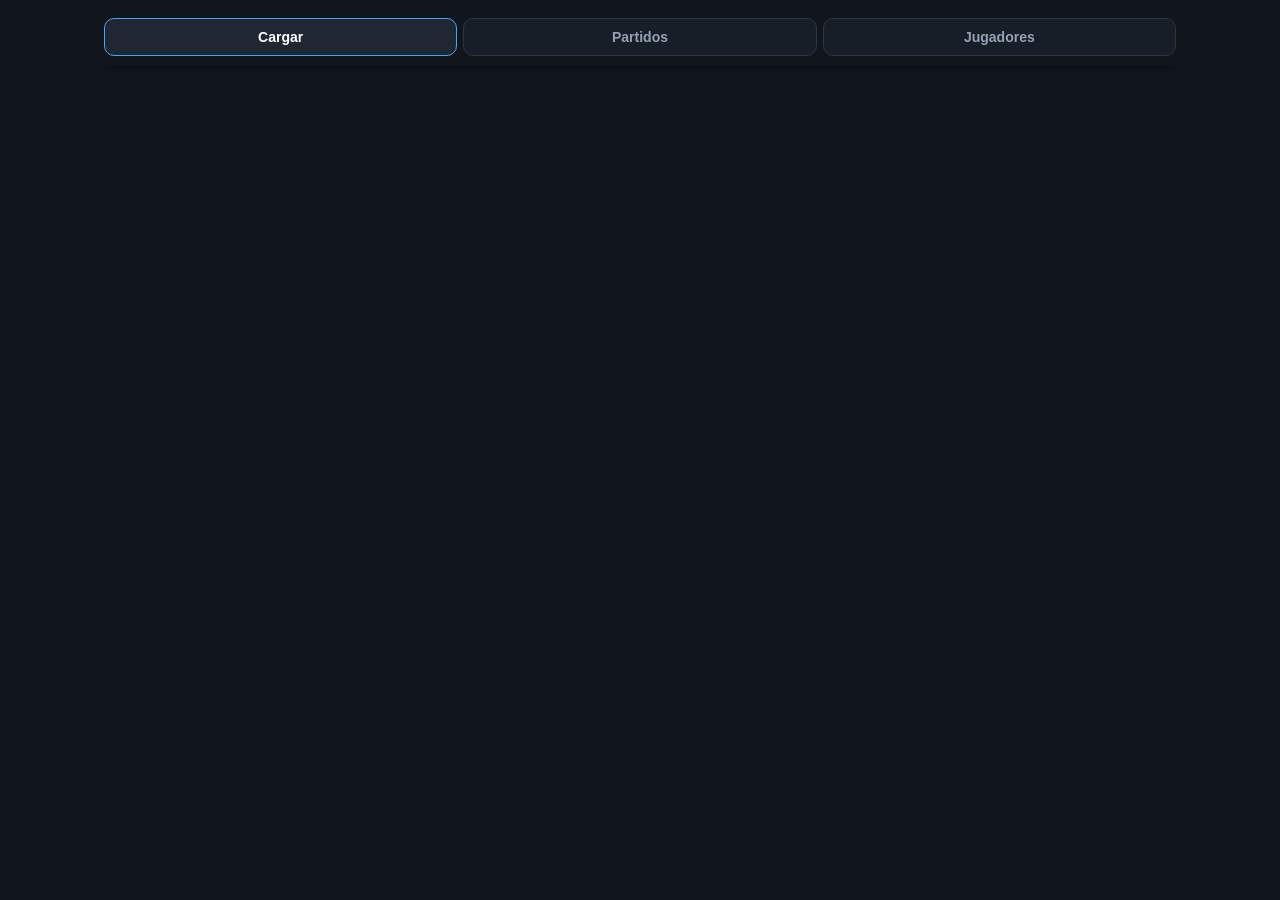
<file: interfaz.html>
<!doctype html>
<html lang="es">
<head>
<meta charset="utf-8">
<meta name="viewport" content="width=device-width, initial-scale=1, viewport-fit=cover">
<title>Estadisticas de voley</title>
<link rel="stylesheet" href="interfaz.css">
</head>
<body>
<div class="envoltorio">

  <!-- La barra de pestanas es lo unico que se comparte entre las tres vistas.
       Se queda pegada arriba porque en el celular se navega con el pulgar. -->
  <nav class="pestanas" id="pestanas">
    <button class="pestana activa" data-vista="cargar">Cargar<span class="chip" id="chipCargar" hidden></span></button>
    <button class="pestana" data-vista="partidos">Partidos</button>
    <button class="pestana" data-vista="jugadores">Jugadores</button>
  </nav>

  <!-- ============================================================ -->
  <!-- 1) CARGAR: la pantalla de la cancha. No se le agrega nada que -->
  <!--    se meta en el camino de tipear una jugada.                 -->
  <!-- ============================================================ -->
  <section class="vista activa" id="vista-cargar">

    <div class="marcador">
      <div class="equipo" id="eqA">
        <div class="nombre" id="nomA">Equipo A</div>
        <div class="puntos" id="ptsA">0</div>
      </div>
      <div class="centro">
        <div class="set" id="numSet">Set 1</div>
        <div id="sets">0 - 0</div>
        <div id="cargados" style="margin-top:4px">0 puntos</div>
      </div>
      <div class="equipo" id="eqB">
        <div class="nombre" id="nomB">Equipo B</div>
        <div class="puntos" id="ptsB">0</div>
      </div>
    </div>

    <div class="turno" id="turno">Cargando…</div>

    <form class="carga" id="form" autocomplete="off">
      <input id="linea" placeholder="…" autocomplete="off" autocapitalize="off"
             autocorrect="off" spellcheck="false">
      <button class="primario" type="submit">Cargar</button>
    </form>

    <div class="mensaje" id="mensaje"></div>
    <div class="fila" id="enlacesArchivo" hidden></div>

    <div class="atajos" id="atajos">
      <span class="etiqueta">Rapido</span>
      <button data-enviar="f">f · error en juego</button>
      <button data-enviar="x">x · deshacer punto</button>
      <button data-enviar="w">w · cerrar set</button>
      <button id="btnCambio">C · cambio</button>
      <span class="etiqueta" style="margin-left:8px">Sesion</span>
      <button id="btnBorrar">Borrar ultima linea</button>
      <button id="btnGuardar">Guardar .txt</button>
      <button id="btnExcel">Excel</button>
      <button id="btnReiniciar" class="peligro">Reiniciar</button>
    </div>

    <!-- Elegir el equipo del informe con dos botones: en el celular escribir
         el nombre a mano en un prompt() era la parte mas incomoda. -->
    <div class="eleccion" id="eleccionExcel" hidden>
      <span class="etiqueta">Informe de</span>
      <button id="btnExcelA" data-equipo="A">A</button>
      <button id="btnExcelB" data-equipo="B">B</button>
      <button id="btnExcelCancelar" class="tenue">Cancelar</button>
    </div>

    <div class="columnas">
      <details class="panel" open>
        <summary>Ultimos puntos</summary>
        <div class="cuerpo" id="log"></div>
      </details>

      <details class="panel" open>
        <summary>Rotacion en cancha</summary>
        <div class="cuerpo" id="rotacion"></div>
      </details>

      <details class="panel" id="panelAyuda">
        <summary>Como se escribe una jugada</summary>
        <div class="cuerpo ayuda">
          <p class="nota" style="margin-top:0">Con la rotacion cargada el numero del
          sacador es opcional: <code>28_1_5_X/…</code> y <code>1_5_X/…</code> son lo mismo.</p>
          <dl>
            <dt><code>5_1_6_A</code></dt><dd>saque directo, punto (as)</dd>
            <dt><code>5_1_6_E</code></dt><dd>error de saque</dd>
            <dt><code>5_1_6_X/3_3/2_4/4_1_P</code></dt>
            <dd>saque · recepcion (calidad 0-3, o -1 si se paso) · armado zona · ataque</dd>
            <dt><code>…/4_1_D</code></dt><dd>lo defienden, sigue el punto</dd>
            <dt><code>…/4_1_O</code> <code>_M</code></dt><dd>afuera / a la malla</dd>
            <dt><code>…/4_1_B_7_P</code></dt><dd>lo bloquea el 7, punto del bloqueo</dd>
            <dt><code>…/4_1_U_7</code></dt><dd>usa el bloqueo del 7, punto del ataque</dd>
            <dt><code>…/4_1_R_7</code></dt><dd>bloqueo rejugable, sigue el mismo equipo</dd>
            <dt><code>…/9_F_3</code> <code>9_T_3</code></dt><dd>libre / toque hacia zona 3</dd>
            <dt><code>…/9_S_6_P</code></dt><dd>pasada de segunda (sin armado antes)</dd>
            <dt><code>2_-1</code> <code>2_-2</code></dt>
            <dd>armado que se pasa / armado malo que pierde el punto</dd>
            <dt><code>7_2/1_4/9_5_D</code></dt><dd>defensa · armado · ataque</dd>
            <dt><code>9_A_1_P</code></dt><dd>ataque de primera, sin armado</dd>
            <dt><code>f</code> <code>w</code> <code>x</code></dt>
            <dd>error en juego · cerrar set · deshacer</dd>
            <dt><code>C_7_28</code></dt><dd>entra el 7, sale el 28</dd>
            <dt><code>C_7_S_28</code></dt><dd>lo mismo, y el 7 pasa a ser armador</dd>
          </dl>
        </div>
      </details>

      <details class="panel">
        <summary>Estadisticas</summary>
        <div class="cuerpo">
          <button id="btnStats">Actualizar</button>
          <pre id="stats" style="margin-top:10px">—</pre>
        </div>
      </details>

      <details class="panel">
        <summary>Cargar un partido ya escrito</summary>
        <div class="cuerpo">
          <p class="nota" style="margin-top:0">Pega la lista de inputs de un .txt
          (desde el nombre del equipo A hasta la ultima jugada).</p>
          <textarea id="pegar" placeholder="Palestino&#10;UVC&#10;28 15 99_S 88 10 13&#10;&#10;B&#10;…"></textarea>
          <div class="fila"><button id="btnPegar">Cargar todo</button></div>
        </div>
      </details>

      <details class="panel">
        <summary>Cambios registrados</summary>
        <div class="cuerpo" id="cambios"></div>
      </details>
    </div>
  </section>

  <!-- ============================================================ -->
  <!-- 2) PARTIDOS: buscar y abrir lo que ya esta guardado          -->
  <!-- ============================================================ -->
  <section class="vista" id="vista-partidos" hidden>

    <div class="buscador">
      <input id="busca" placeholder="Buscar equipo, rival o fecha" autocomplete="off"
             autocapitalize="off" spellcheck="false">
      <div class="filtros">
        <label>Equipo
          <select id="filtroEquipo"><option value="">Todos</option></select>
        </label>
        <label>Desde <input type="date" id="filtroDesde"></label>
        <label>Hasta <input type="date" id="filtroHasta"></label>
        <label class="interruptor">
          <input type="checkbox" id="filtroInforme"> Solo con informe
        </label>
        <button id="btnLimpiar" class="tenue">Limpiar</button>
      </div>
    </div>

    <div class="panel suelto">
      <div class="cuerpo alto" id="listaPartidos">
        <p class="nota" style="margin:0">Cargando…</p>
      </div>
    </div>

    <div id="detalle" hidden></div>
  </section>

  <!-- ============================================================ -->
  <!-- 3) JUGADORES: se arma con los partidos guardados en Datos/.  -->
  <!-- ============================================================ -->
  <section class="vista" id="vista-jugadores" hidden>
    <div id="avisoDuplicados" class="aviso" hidden></div>
    <div id="jugadores"></div>
  </section>

</div>
<script src="interfaz.js"></script>
</body>
</html>
</file>
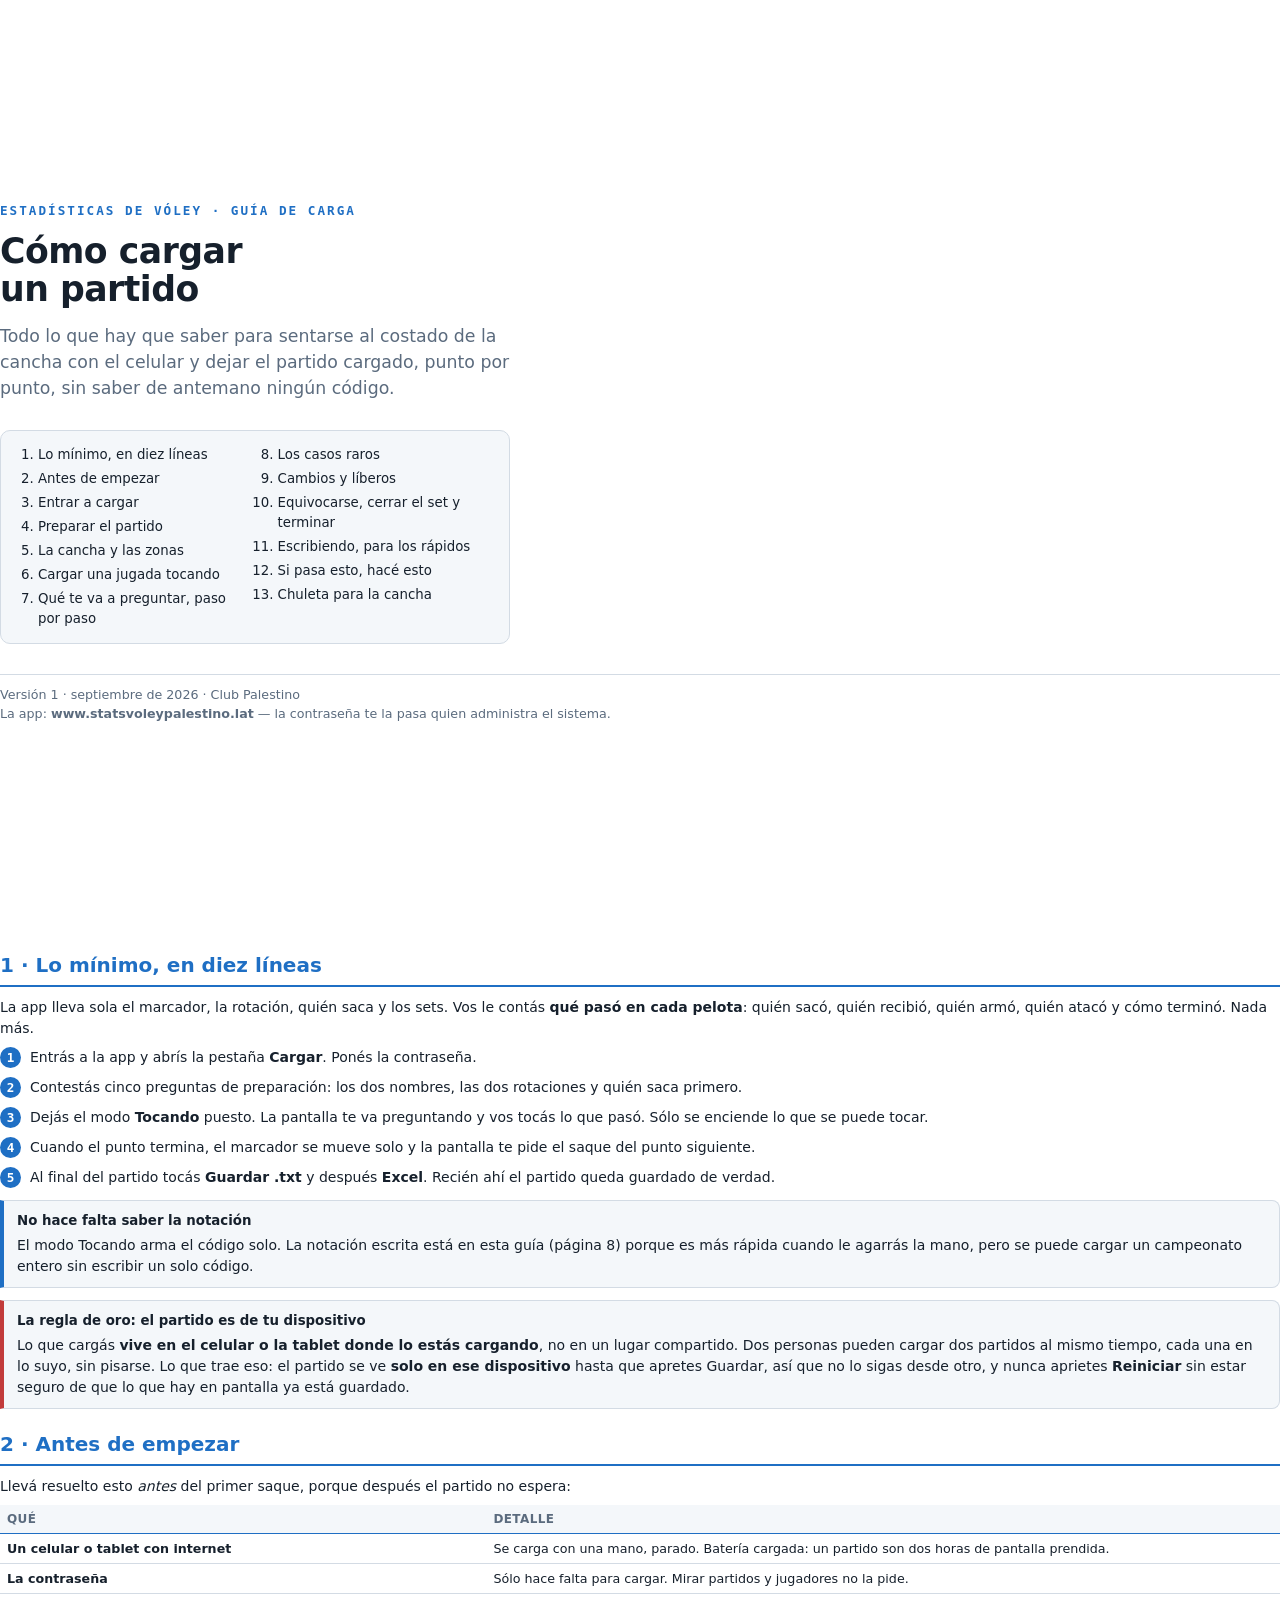
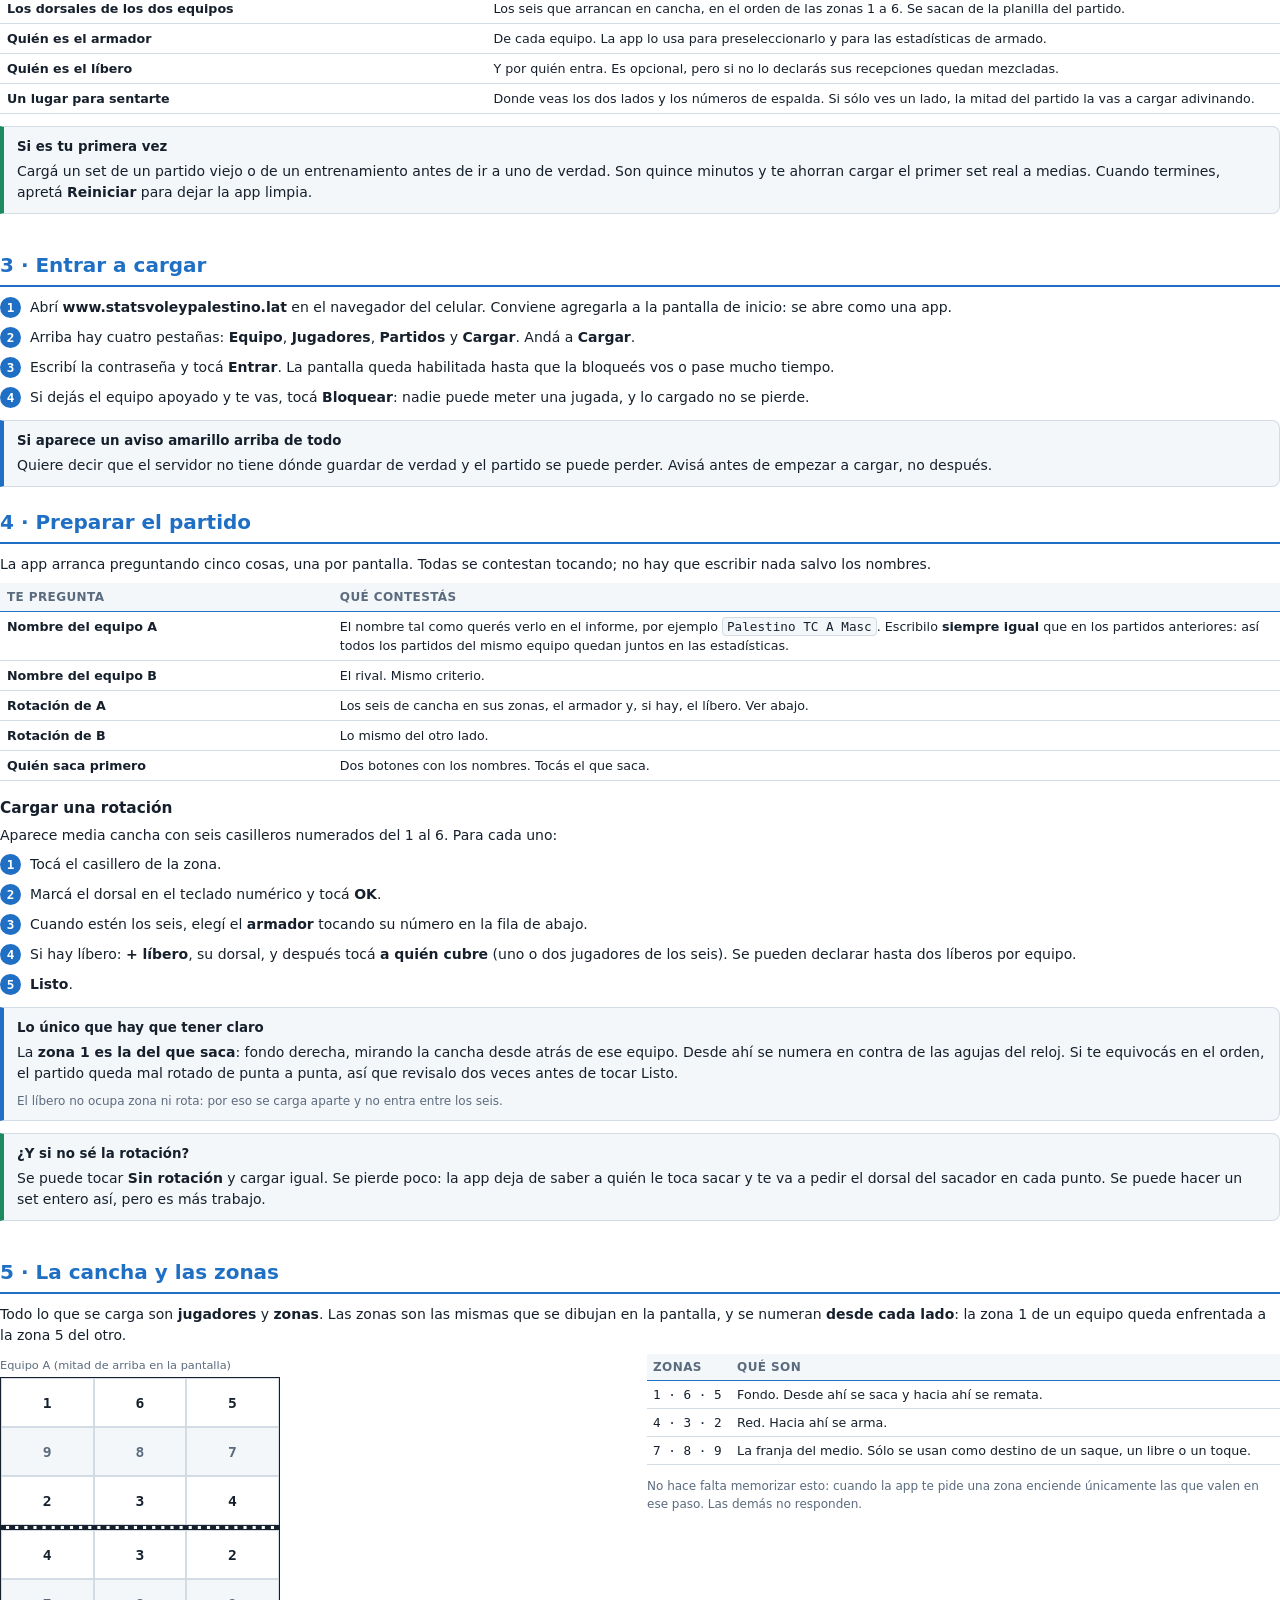
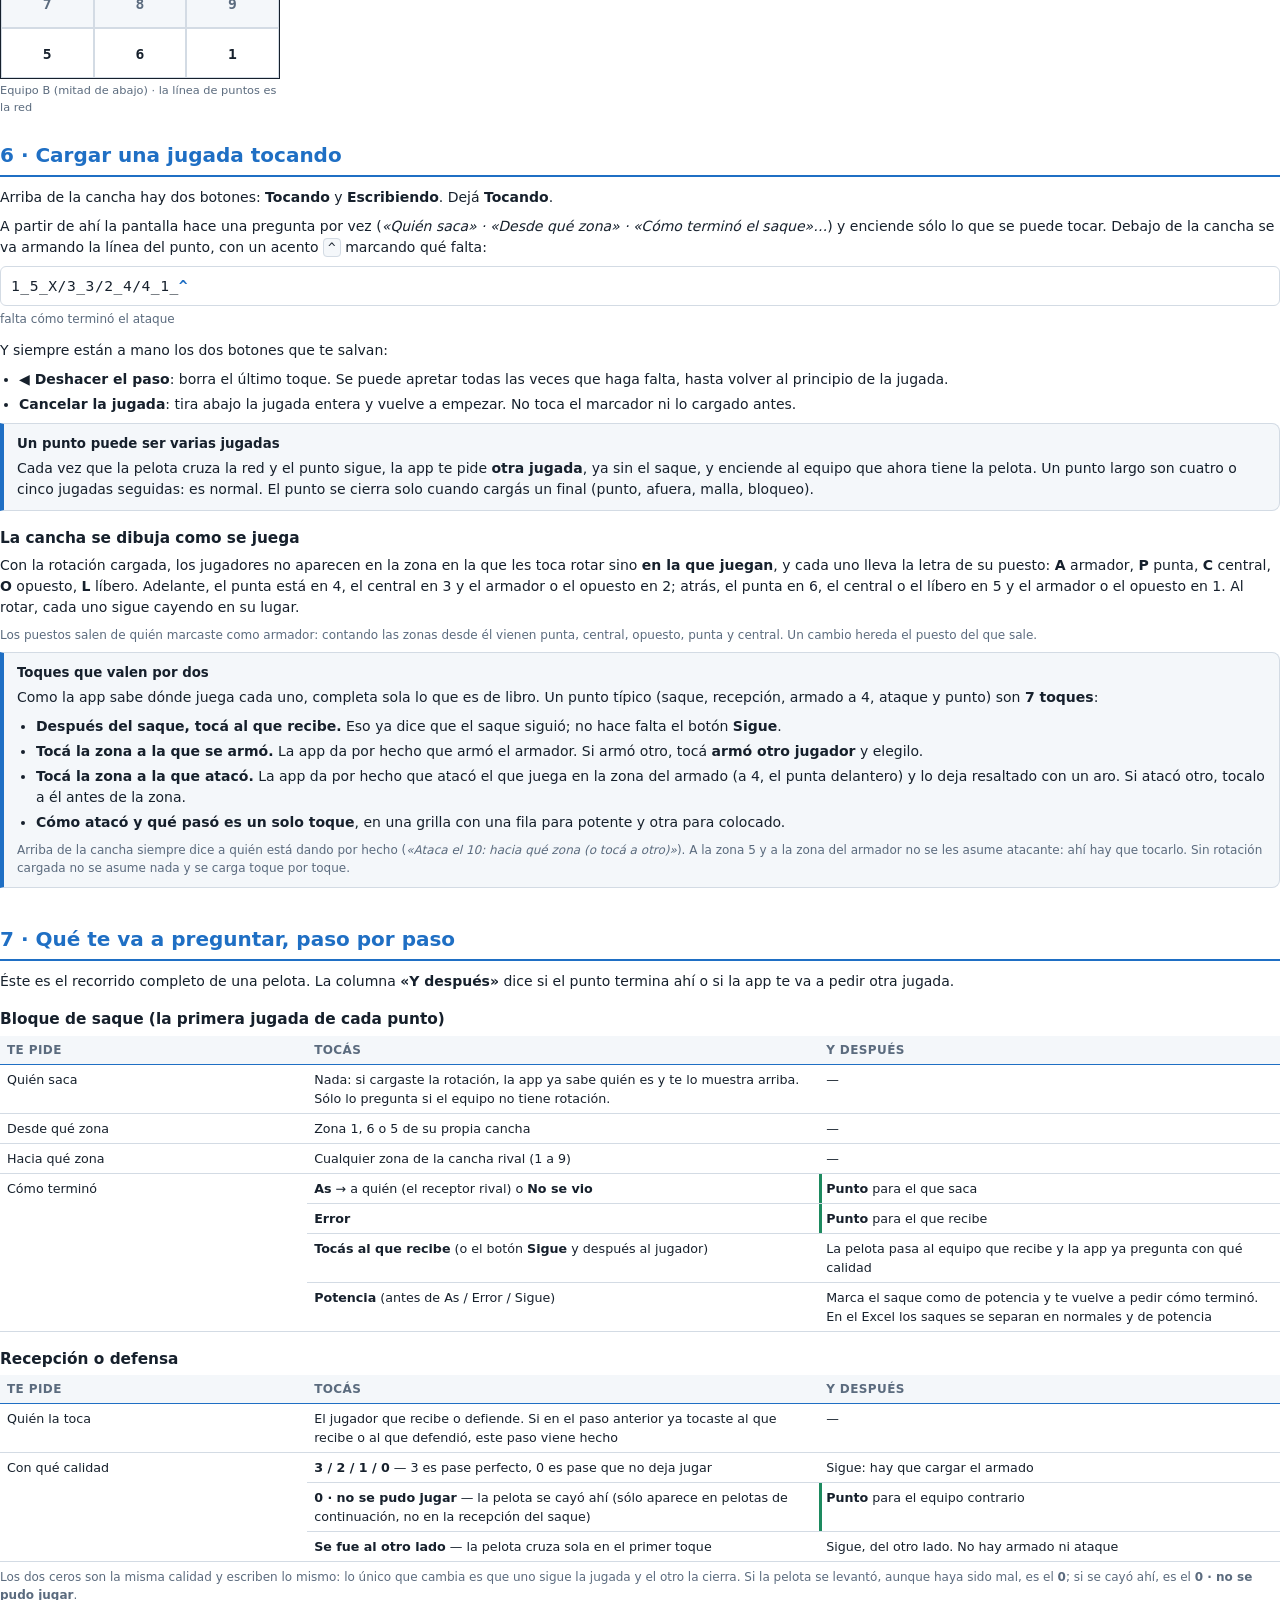
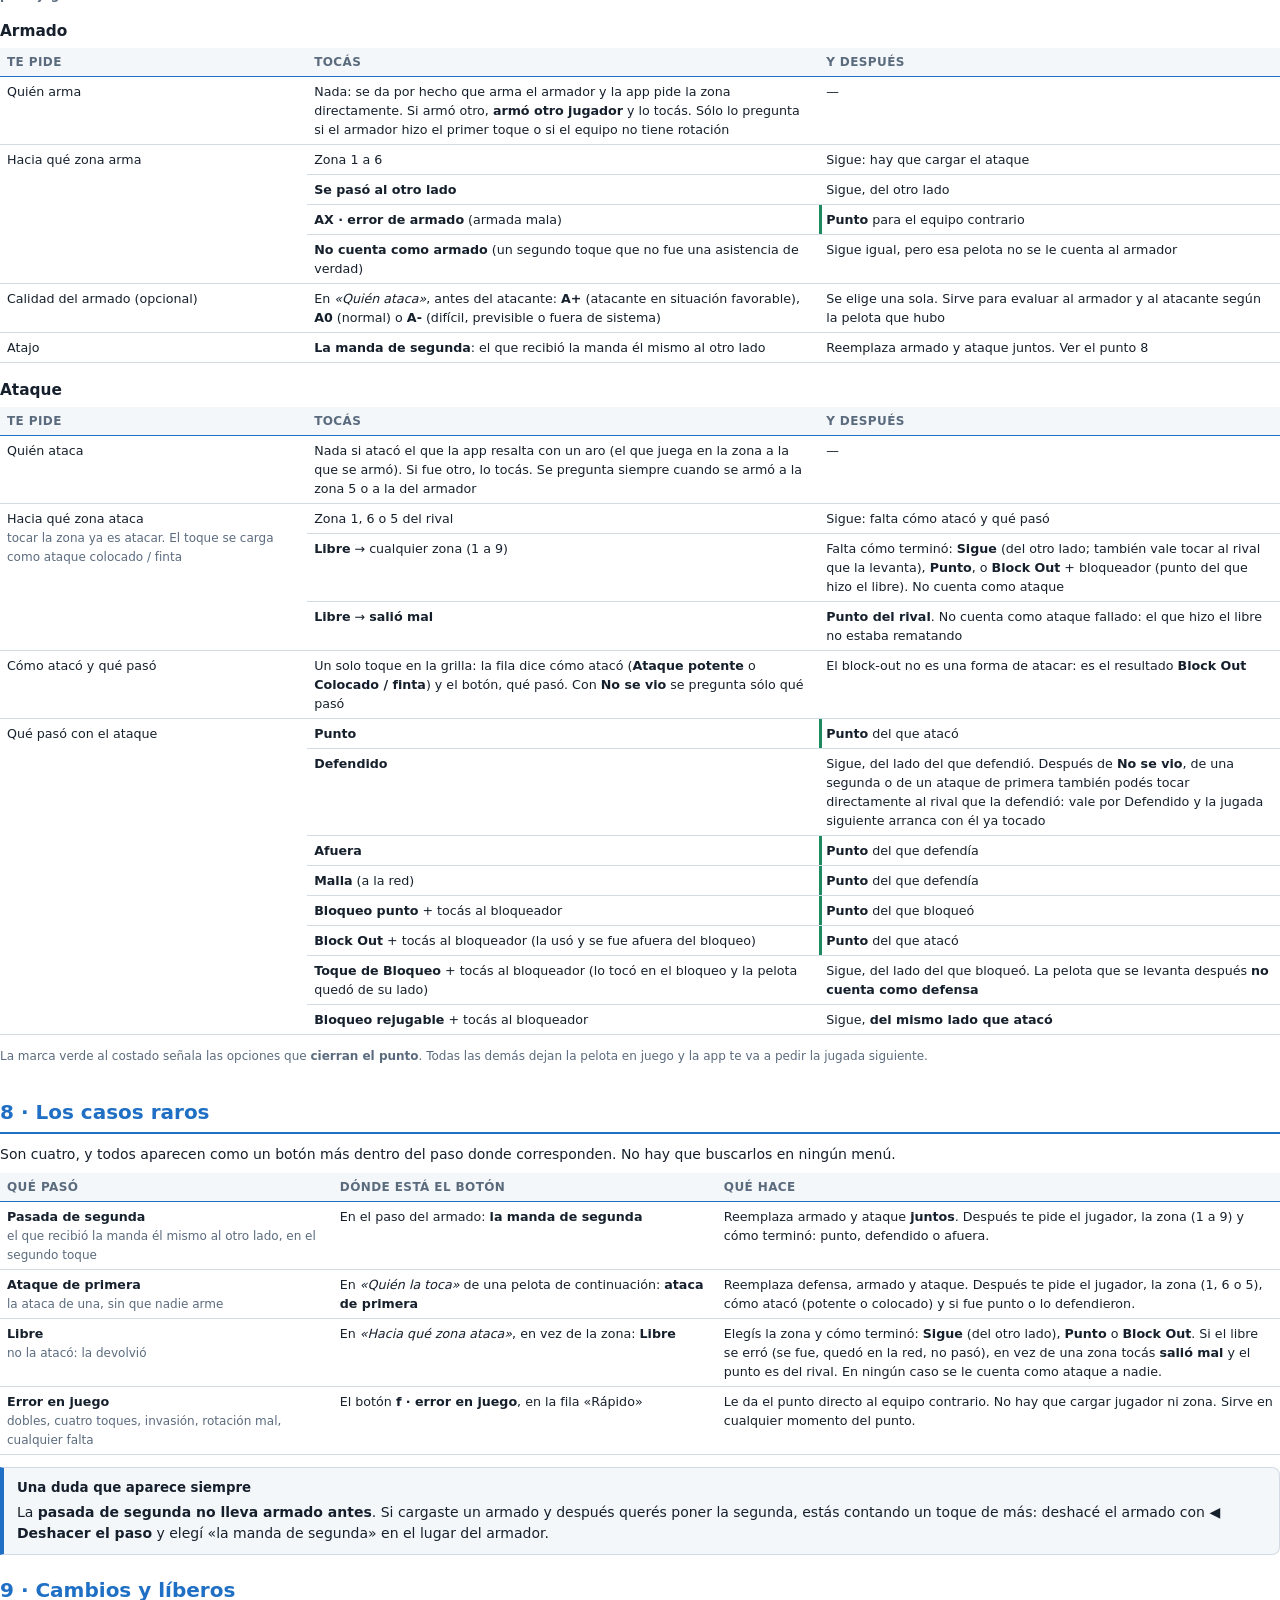
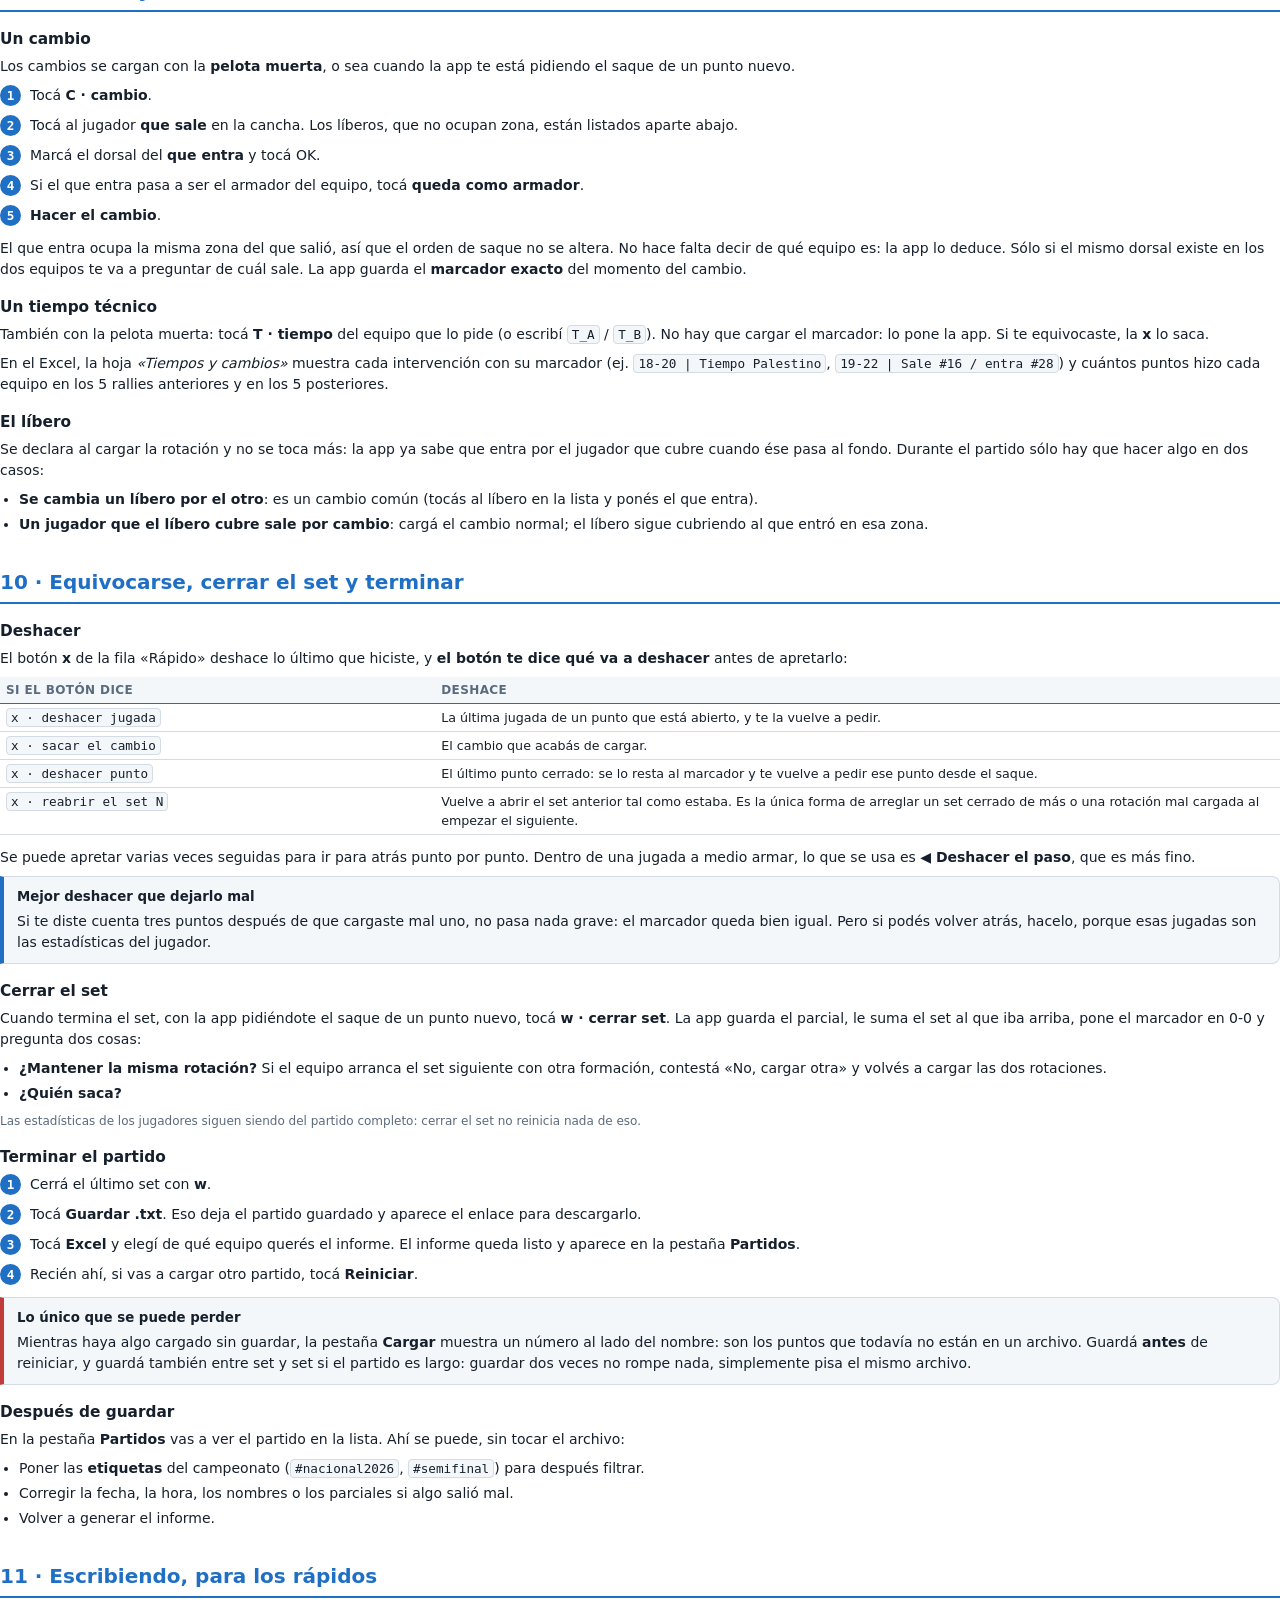
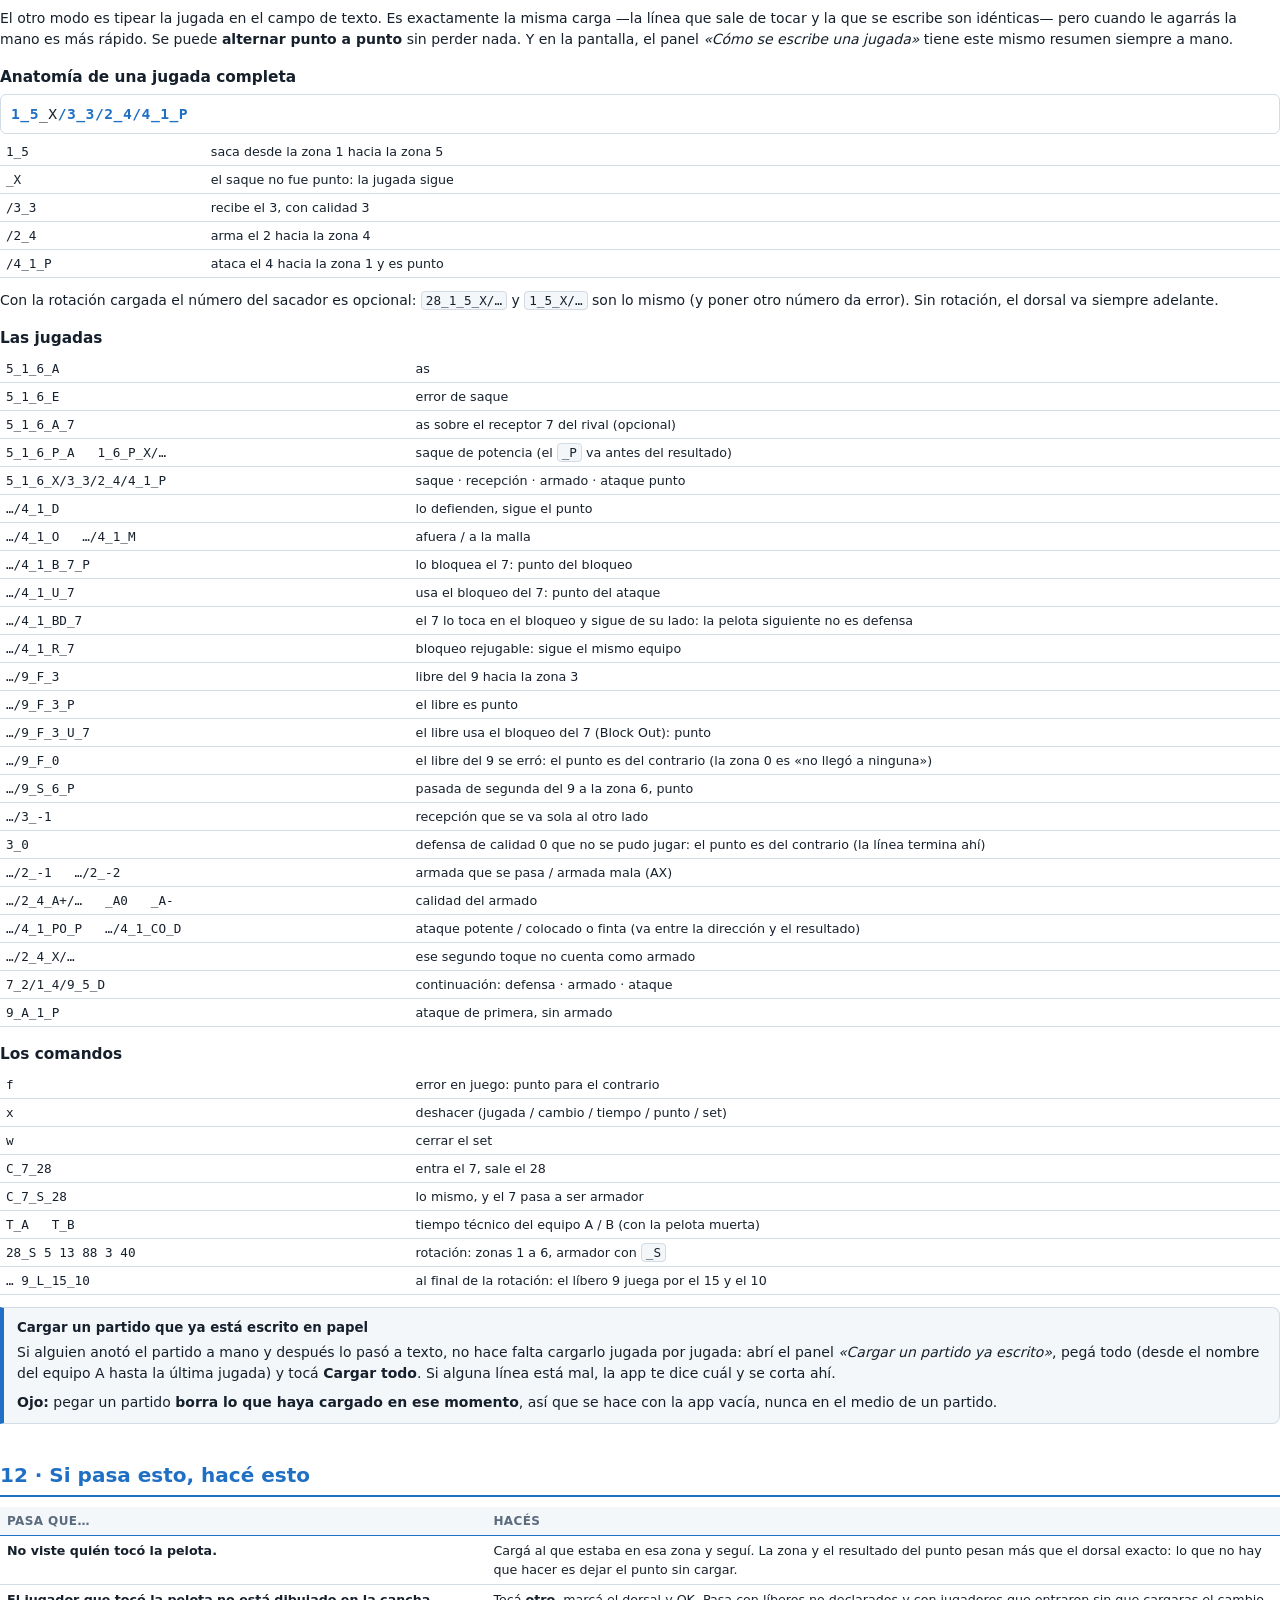
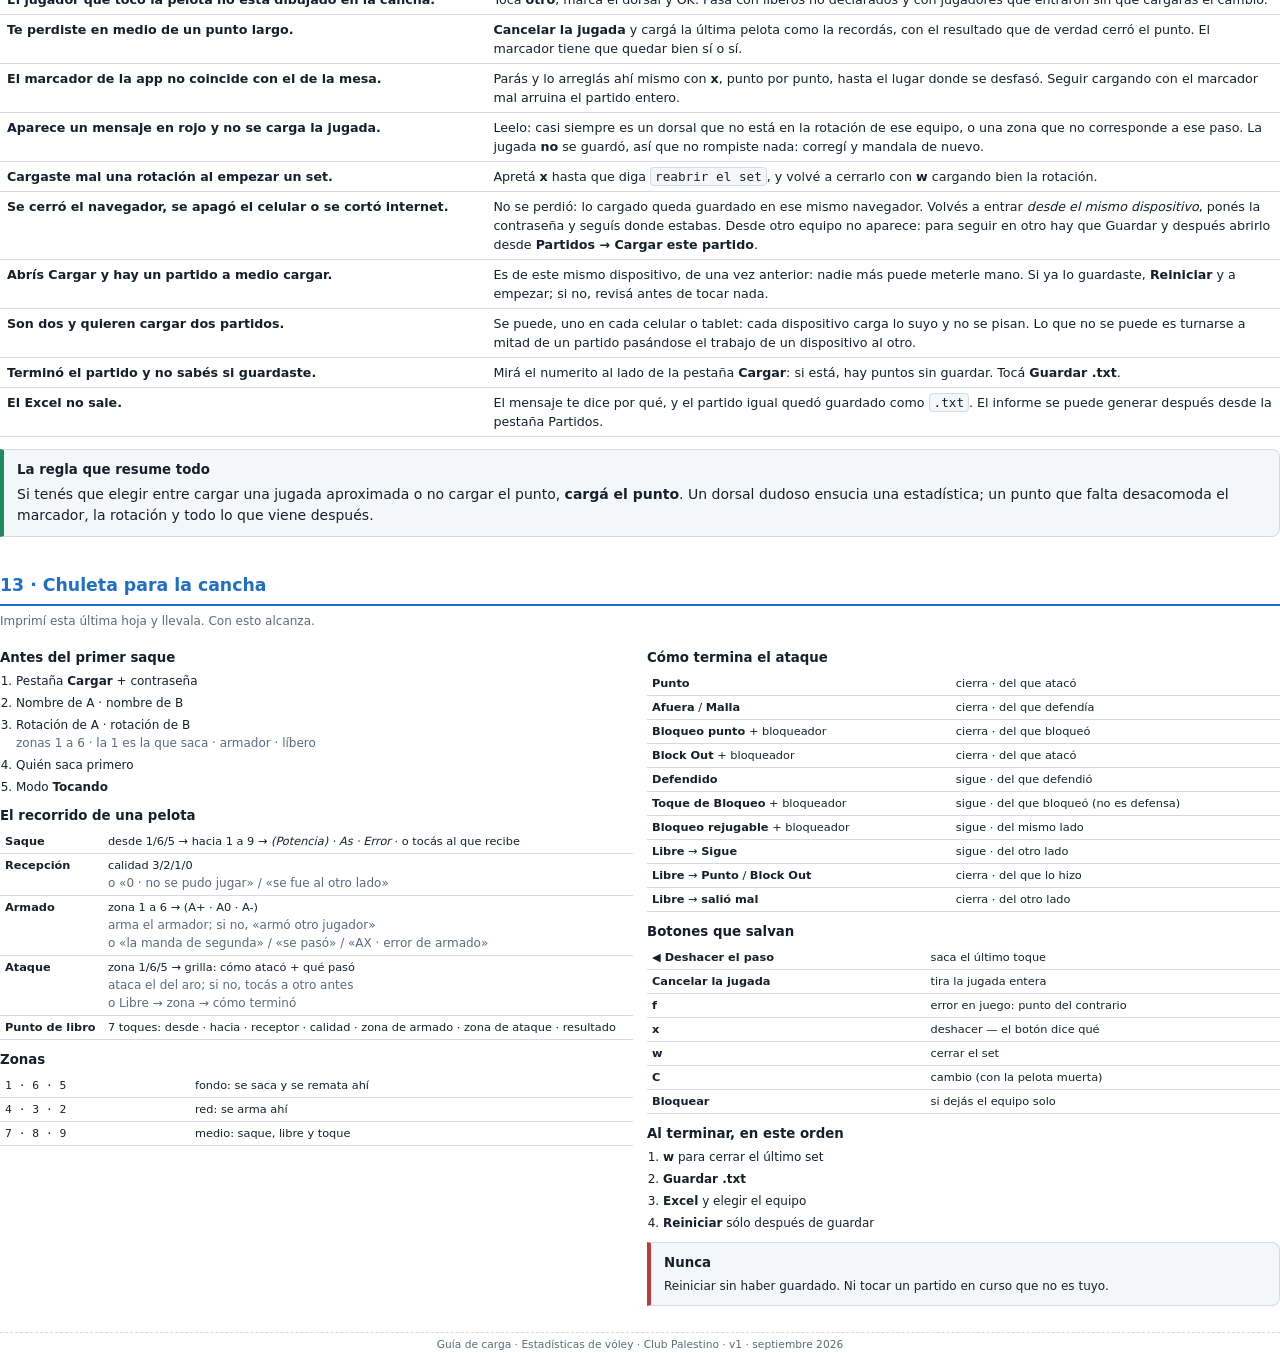
<file: public/guia.html>
<!doctype html>
<html lang="es">
<head>
<meta charset="utf-8">
<title>Cómo cargar un partido</title>
<style>
@page { size: A4; margin: 15mm 14mm 14mm 14mm; }

:root{
  --tinta:#16202c; --suave:#5b6b7e; --linea:#d3dbe4; --fondo2:#f4f7fa;
  --acento:#1f6fc4; --ok:#1d8a5f; --mal:#c23b3b; --aviso:#9a6b00;
  --mono: "Cascadia Mono","Consolas","DejaVu Sans Mono",monospace;
}
*{box-sizing:border-box}
body{ margin:0; color:var(--tinta); background:#fff;
      font:10.5pt/1.5 "Segoe UI",system-ui,-apple-system,sans-serif;
      -webkit-print-color-adjust:exact; print-color-adjust:exact; }

h1{ font-size:26pt; line-height:1.1; margin:0 0 6px; letter-spacing:-.5px }
h2{ font-size:15pt; margin:0 0 10px; padding-bottom:5px;
    border-bottom:2px solid var(--acento); color:var(--acento);
    break-after:avoid; page-break-after:avoid }
h3{ font-size:11.5pt; margin:16px 0 5px; break-after:avoid; page-break-after:avoid }
p{ margin:0 0 8px }
ul,ol{ margin:0 0 8px; padding-left:19px }
li{ margin-bottom:4px }
strong{ font-weight:650 }
code,.cod{ font-family:var(--mono); font-size:9.5pt; background:var(--fondo2);
           border:1px solid var(--linea); border-radius:4px; padding:1px 4px;
           white-space:nowrap }

.hoja{ padding-top:2px }
h2{ margin-top:22px }
.portada{ break-after:page; page-break-after:always }
.chuleta{ break-before:page; page-break-before:always }
.caja{ break-inside:avoid; page-break-inside:avoid }
.pasos li{ break-inside:avoid; page-break-inside:avoid }
h3 + table, h3 + p, h3 + ol, h3 + ul{ break-before:avoid; page-break-before:avoid }
.evitar{ break-inside:avoid; page-break-inside:avoid }

/* ---------- portada ---------- */
.portada{ display:flex; flex-direction:column; justify-content:center;
          min-height:245mm; text-align:left }
.portada .sello{ font:600 9.5pt/1 var(--mono); letter-spacing:2px;
                 text-transform:uppercase; color:var(--acento); margin-bottom:14px }
.portada .bajada{ font-size:13pt; color:var(--suave); margin:10px 0 28px; max-width:135mm }
.portada .pie{ margin-top:30px; font-size:9.5pt; color:var(--suave);
               border-top:1px solid var(--linea); padding-top:10px }
.portada .indice{ background:var(--fondo2); border:1px solid var(--linea);
                  border-radius:10px; padding:14px 18px; max-width:135mm }
.portada .indice ol{ margin:0; columns:2; column-gap:26px; font-size:10pt }

/* ---------- cajas ---------- */
.caja{ border:1px solid var(--linea); border-left:4px solid var(--acento);
       background:var(--fondo2); border-radius:0 8px 8px 0;
       padding:10px 13px; margin:0 0 12px }
.caja.ojo{ border-left-color:var(--mal) }
.caja.bien{ border-left-color:var(--ok) }
.caja .titulo{ font-weight:700; font-size:10pt; margin-bottom:4px }
.caja p:last-child, .caja ul:last-child{ margin-bottom:0 }

/* ---------- tablas ---------- */
table{ width:100%; border-collapse:collapse; margin:0 0 12px; font-size:9.5pt }
th,td{ text-align:left; vertical-align:top; padding:5px 7px;
       border-bottom:1px solid var(--linea) }
thead th{ background:var(--fondo2); border-bottom:1.5px solid var(--acento);
          font-size:9pt; text-transform:uppercase; letter-spacing:.4px;
          color:var(--suave) }
td.c{ font-family:var(--mono); white-space:nowrap }
tr.cierra td:last-child{ box-shadow:inset 3px 0 0 var(--ok) }
.tabla-chica td, .tabla-chica th{ padding:4px 6px }

/* ---------- pasos numerados ---------- */
.pasos{ list-style:none; padding:0; margin:0 0 12px; counter-reset:paso }
.pasos li{ position:relative; padding-left:30px; margin-bottom:9px; counter-increment:paso }
.pasos li::before{ content:counter(paso); position:absolute; left:0; top:0;
  width:21px; height:21px; border-radius:50%; background:var(--acento); color:#fff;
  font:700 9.5pt/21px var(--mono); text-align:center }

/* ---------- cancha ---------- */
.cancha{ width:74mm; margin:0 0 6px; font-size:8.5pt }
.mitad{ display:grid; grid-template-columns:repeat(3,1fr); border:1.5px solid var(--tinta) }
.mitad div{ height:13mm; border:.5px solid var(--linea); display:flex;
            align-items:center; justify-content:center; font:700 11pt var(--mono) }
.mitad .medio{ background:var(--fondo2); color:var(--suave) }
.red{ height:0; border-top:3px dashed var(--tinta); margin:0 }
.rotulo{ font-size:8.5pt; color:var(--suave); margin:3px 0 }
.doscol{ display:flex; gap:14px; align-items:flex-start }
.doscol > div{ flex:1; min-width:0 }

/* ---------- linea de ejemplo ---------- */
.linea{ font-family:var(--mono); font-size:11pt; background:#fff;
        border:1px solid var(--linea); border-radius:6px; padding:8px 10px;
        margin:0 0 4px; letter-spacing:.5px }
.linea b{ color:var(--acento) }
.pie-linea{ font-size:9pt; color:var(--suave); margin:0 0 12px }

/* ---------- chuleta ---------- */
.chuleta{ font-size:9pt }
.chuleta h2{ font-size:13pt }
.chuleta table{ font-size:8.5pt; margin-bottom:8px }
.chuleta th,.chuleta td{ padding:3px 5px }
.chuleta h3{ margin:10px 0 4px; font-size:10pt }
.tijera{ border-top:1.5px dashed var(--linea); text-align:center; color:var(--suave);
         font-size:8pt; padding-top:4px; margin-top:14px }
.nota{ font-size:9pt; color:var(--suave) }
</style>
</head>
<body>

<!-- ================= PORTADA ================= -->
<section class="hoja portada">
  <div class="sello">Estadísticas de vóley · Guía de carga</div>
  <h1>Cómo cargar<br>un partido</h1>
  <p class="bajada">Todo lo que hay que saber para sentarse al costado de la
  cancha con el celular y dejar el partido cargado, punto por punto, sin saber
  de antemano ningún código.</p>

  <div class="indice">
    <ol>
      <li>Lo mínimo, en diez líneas</li>
      <li>Antes de empezar</li>
      <li>Entrar a cargar</li>
      <li>Preparar el partido</li>
      <li>La cancha y las zonas</li>
      <li>Cargar una jugada tocando</li>
      <li>Qué te va a preguntar, paso por paso</li>
      <li>Los casos raros</li>
      <li>Cambios y líberos</li>
      <li>Equivocarse, cerrar el set y terminar</li>
      <li>Escribiendo, para los rápidos</li>
      <li>Si pasa esto, hacé esto</li>
      <li>Chuleta para la cancha</li>
    </ol>
  </div>

  <div class="pie">
    Versión 1 · septiembre de 2026 · Club Palestino<br>
    La app: <strong>www.statsvoleypalestino.lat</strong> — la contraseña te la
    pasa quien administra el sistema.
  </div>
</section>

<!-- ================= 1 y 2 ================= -->
<section class="hoja">
<h2>1 · Lo mínimo, en diez líneas</h2>

<p>La app lleva sola el marcador, la rotación, quién saca y los sets. Vos le
contás <strong>qué pasó en cada pelota</strong>: quién sacó, quién recibió,
quién armó, quién atacó y cómo terminó. Nada más.</p>

<ol class="pasos">
  <li>Entrás a la app y abrís la pestaña <strong>Cargar</strong>. Ponés la contraseña.</li>
  <li>Contestás cinco preguntas de preparación: los dos nombres, las dos
      rotaciones y quién saca primero.</li>
  <li>Dejás el modo <strong>Tocando</strong> puesto. La pantalla te va
      preguntando y vos tocás lo que pasó. Sólo se enciende lo que se puede tocar.</li>
  <li>Cuando el punto termina, el marcador se mueve solo y la pantalla te pide
      el saque del punto siguiente.</li>
  <li>Al final del partido tocás <strong>Guardar .txt</strong> y después
      <strong>Excel</strong>. Recién ahí el partido queda guardado de verdad.</li>
</ol>

<div class="caja">
  <div class="titulo">No hace falta saber la notación</div>
  <p>El modo Tocando arma el código solo. La notación escrita está en esta guía
  (página 8) porque es más rápida cuando le agarrás la mano, pero se puede
  cargar un campeonato entero sin escribir un solo código.</p>
</div>

<div class="caja ojo">
  <div class="titulo">La regla de oro: el partido es de tu dispositivo</div>
  <p>Lo que cargás <strong>vive en el celular o la tablet donde lo estás
  cargando</strong>, no en un lugar compartido. Dos personas pueden cargar dos
  partidos al mismo tiempo, cada una en lo suyo, sin pisarse. Lo que trae eso:
  el partido se ve <strong>solo en ese dispositivo</strong> hasta que apretes
  Guardar, así que no lo sigas desde otro, y nunca aprietes
  <strong>Reiniciar</strong> sin estar seguro de que lo que hay en pantalla ya
  está guardado.</p>
</div>

<h2 style="margin-top:20px">2 · Antes de empezar</h2>

<p>Llevá resuelto esto <em>antes</em> del primer saque, porque después el partido
no espera:</p>

<table>
  <thead><tr><th style="width:38%">Qué</th><th>Detalle</th></tr></thead>
  <tbody>
    <tr><td><strong>Un celular o tablet con internet</strong></td>
        <td>Se carga con una mano, parado. Batería cargada: un partido son dos
            horas de pantalla prendida.</td></tr>
    <tr><td><strong>La contraseña</strong></td>
        <td>Sólo hace falta para cargar. Mirar partidos y jugadores no la pide.</td></tr>
    <tr><td><strong>Los dorsales de los dos equipos</strong></td>
        <td>Los seis que arrancan en cancha, en el orden de las zonas 1 a 6.
            Se sacan de la planilla del partido.</td></tr>
    <tr><td><strong>Quién es el armador</strong></td>
        <td>De cada equipo. La app lo usa para preseleccionarlo y para las
            estadísticas de armado.</td></tr>
    <tr><td><strong>Quién es el líbero</strong></td>
        <td>Y por quién entra. Es opcional, pero si no lo declarás sus
            recepciones quedan mezcladas.</td></tr>
    <tr><td><strong>Un lugar para sentarte</strong></td>
        <td>Donde veas los dos lados y los números de espalda. Si sólo ves un
            lado, la mitad del partido la vas a cargar adivinando.</td></tr>
  </tbody>
</table>

<div class="caja bien">
  <div class="titulo">Si es tu primera vez</div>
  <p>Cargá un set de un partido viejo o de un entrenamiento antes de ir a uno
  de verdad. Son quince minutos y te ahorran cargar el primer set real a medias.
  Cuando termines, apretá <strong>Reiniciar</strong> para dejar la app limpia.</p>
</div>
</section>

<!-- ================= 3 y 4 ================= -->
<section class="hoja">
<h2>3 · Entrar a cargar</h2>

<ol class="pasos">
  <li>Abrí <strong>www.statsvoleypalestino.lat</strong> en el navegador del
      celular. Conviene agregarla a la pantalla de inicio: se abre como una app.</li>
  <li>Arriba hay cuatro pestañas: <strong>Equipo</strong>,
      <strong>Jugadores</strong>, <strong>Partidos</strong> y
      <strong>Cargar</strong>. Andá a <strong>Cargar</strong>.</li>
  <li>Escribí la contraseña y tocá <strong>Entrar</strong>. La pantalla queda
      habilitada hasta que la bloqueés vos o pase mucho tiempo.</li>
  <li>Si dejás el equipo apoyado y te vas, tocá <strong>Bloquear</strong>: nadie
      puede meter una jugada, y lo cargado no se pierde.</li>
</ol>

<div class="caja">
  <div class="titulo">Si aparece un aviso amarillo arriba de todo</div>
  <p>Quiere decir que el servidor no tiene dónde guardar de verdad y el partido
  se puede perder. Avisá antes de empezar a cargar, no después.</p>
</div>

<h2 style="margin-top:20px">4 · Preparar el partido</h2>

<p>La app arranca preguntando cinco cosas, una por pantalla. Todas se contestan
tocando; no hay que escribir nada salvo los nombres.</p>

<table>
  <thead><tr><th style="width:26%">Te pregunta</th><th>Qué contestás</th></tr></thead>
  <tbody>
    <tr><td><strong>Nombre del equipo A</strong></td>
        <td>El nombre tal como querés verlo en el informe, por ejemplo
            <code>Palestino TC A Masc</code>. Escribilo <strong>siempre igual</strong>
            que en los partidos anteriores: así todos los partidos del mismo
            equipo quedan juntos en las estadísticas.</td></tr>
    <tr><td><strong>Nombre del equipo B</strong></td>
        <td>El rival. Mismo criterio.</td></tr>
    <tr><td><strong>Rotación de A</strong></td>
        <td>Los seis de cancha en sus zonas, el armador y, si hay, el líbero.
            Ver abajo.</td></tr>
    <tr><td><strong>Rotación de B</strong></td>
        <td>Lo mismo del otro lado.</td></tr>
    <tr><td><strong>Quién saca primero</strong></td>
        <td>Dos botones con los nombres. Tocás el que saca.</td></tr>
  </tbody>
</table>

<h3>Cargar una rotación</h3>
<p>Aparece media cancha con seis casilleros numerados del 1 al 6. Para cada uno:</p>
<ol class="pasos">
  <li>Tocá el casillero de la zona.</li>
  <li>Marcá el dorsal en el teclado numérico y tocá <strong>OK</strong>.</li>
  <li>Cuando estén los seis, elegí el <strong>armador</strong> tocando su número
      en la fila de abajo.</li>
  <li>Si hay líbero: <strong>+ líbero</strong>, su dorsal, y después tocá
      <strong>a quién cubre</strong> (uno o dos jugadores de los seis).
      Se pueden declarar hasta dos líberos por equipo.</li>
  <li><strong>Listo</strong>.</li>
</ol>

<div class="caja">
  <div class="titulo">Lo único que hay que tener claro</div>
  <p>La <strong>zona 1 es la del que saca</strong>: fondo derecha, mirando la
  cancha desde atrás de ese equipo. Desde ahí se numera en contra de las agujas
  del reloj. Si te equivocás en el orden, el partido queda mal rotado de punta a
  punta, así que revisalo dos veces antes de tocar Listo.</p>
  <p class="nota">El líbero no ocupa zona ni rota: por eso se carga aparte y no
  entra entre los seis.</p>
</div>

<div class="caja bien">
  <div class="titulo">¿Y si no sé la rotación?</div>
  <p>Se puede tocar <strong>Sin rotación</strong> y cargar igual. Se pierde poco:
  la app deja de saber a quién le toca sacar y te va a pedir el dorsal del
  sacador en cada punto. Se puede hacer un set entero así, pero es más trabajo.</p>
</div>
</section>

<!-- ================= 5 ================= -->
<section class="hoja">
<h2>5 · La cancha y las zonas</h2>

<p>Todo lo que se carga son <strong>jugadores</strong> y <strong>zonas</strong>.
Las zonas son las mismas que se dibujan en la pantalla, y se numeran
<strong>desde cada lado</strong>: la zona 1 de un equipo queda enfrentada a la
zona 5 del otro.</p>

<div class="doscol">
  <div>
    <div class="cancha">
      <div class="rotulo">Equipo A (mitad de arriba en la pantalla)</div>
      <div class="mitad">
        <div>1</div><div>6</div><div>5</div>
        <div class="medio">9</div><div class="medio">8</div><div class="medio">7</div>
        <div>2</div><div>3</div><div>4</div>
      </div>
      <div class="red"></div>
      <div class="mitad">
        <div>4</div><div>3</div><div>2</div>
        <div class="medio">7</div><div class="medio">8</div><div class="medio">9</div>
        <div>5</div><div>6</div><div>1</div>
      </div>
      <div class="rotulo">Equipo B (mitad de abajo) · la línea de puntos es la red</div>
    </div>
  </div>
  <div>
    <table class="tabla-chica">
      <thead><tr><th>Zonas</th><th>Qué son</th></tr></thead>
      <tbody>
        <tr><td class="c">1 · 6 · 5</td>
            <td>Fondo. Desde ahí se saca y hacia ahí se remata.</td></tr>
        <tr><td class="c">4 · 3 · 2</td>
            <td>Red. Hacia ahí se arma.</td></tr>
        <tr><td class="c">7 · 8 · 9</td>
            <td>La franja del medio. Sólo se usan como destino de un saque, un
                libre o un toque.</td></tr>
      </tbody>
    </table>
    <p class="nota">No hace falta memorizar esto: cuando la app te pide una zona
    enciende únicamente las que valen en ese paso. Las demás no responden.</p>
  </div>
</div>

<h2 style="margin-top:18px">6 · Cargar una jugada tocando</h2>

<p>Arriba de la cancha hay dos botones: <strong>Tocando</strong> y
<strong>Escribiendo</strong>. Dejá <strong>Tocando</strong>.</p>

<p>A partir de ahí la pantalla hace una pregunta por vez
(<em>«Quién saca» · «Desde qué zona» · «Cómo terminó el saque»…</em>) y enciende
sólo lo que se puede tocar. Debajo de la cancha se va armando la línea del punto,
con un acento <code>^</code> marcando qué falta:</p>

<div class="linea">1_5_X/3_3/2_4/4_1_<b>^</b></div>
<p class="pie-linea">falta cómo terminó el ataque</p>

<p>Y siempre están a mano los dos botones que te salvan:</p>
<ul>
  <li><strong>◀ Deshacer el paso</strong>: borra el último toque. Se puede apretar
      todas las veces que haga falta, hasta volver al principio de la jugada.</li>
  <li><strong>Cancelar la jugada</strong>: tira abajo la jugada entera y vuelve a
      empezar. No toca el marcador ni lo cargado antes.</li>
</ul>

<div class="caja">
  <div class="titulo">Un punto puede ser varias jugadas</div>
  <p>Cada vez que la pelota cruza la red y el punto sigue, la app te pide
  <strong>otra jugada</strong>, ya sin el saque, y enciende al equipo que ahora
  tiene la pelota. Un punto largo son cuatro o cinco jugadas seguidas: es normal.
  El punto se cierra solo cuando cargás un final (punto, afuera, malla, bloqueo).</p>
</div>

<h3>La cancha se dibuja como se juega</h3>
<p>Con la rotación cargada, los jugadores no aparecen en la zona en la que les
toca rotar sino <strong>en la que juegan</strong>, y cada uno lleva la letra de su
puesto: <strong>A</strong> armador, <strong>P</strong> punta, <strong>C</strong>
central, <strong>O</strong> opuesto, <strong>L</strong> líbero. Adelante, el punta
está en 4, el central en 3 y el armador o el opuesto en 2; atrás, el punta en 6,
el central o el líbero en 5 y el armador o el opuesto en 1. Al rotar, cada uno
sigue cayendo en su lugar.</p>
<p class="nota">Los puestos salen de quién marcaste como armador: contando las
zonas desde él vienen punta, central, opuesto, punta y central. Un cambio hereda
el puesto del que sale.</p>

<div class="caja">
  <div class="titulo">Toques que valen por dos</div>
  <p>Como la app sabe dónde juega cada uno, completa sola lo que es de libro. Un
  punto típico (saque, recepción, armado a 4, ataque y punto) son
  <strong>7 toques</strong>:</p>
  <ul>
    <li><strong>Después del saque, tocá al que recibe.</strong> Eso ya dice que
        el saque siguió; no hace falta el botón <strong>Sigue</strong>.</li>
    <li><strong>Tocá la zona a la que se armó.</strong> La app da por hecho que
        armó el armador. Si armó otro, tocá <strong>armó otro jugador</strong> y
        elegilo.</li>
    <li><strong>Tocá la zona a la que atacó.</strong> La app da por hecho que
        atacó el que juega en la zona del armado (a 4, el punta delantero) y lo
        deja resaltado con un aro. Si atacó otro, tocalo a él antes de la zona.</li>
    <li><strong>Cómo atacó y qué pasó es un solo toque</strong>, en una grilla
        con una fila para potente y otra para colocado.</li>
  </ul>
  <p class="nota">Arriba de la cancha siempre dice a quién está dando por hecho
  (<em>«Ataca el 10: hacia qué zona (o tocá a otro)»</em>). A la zona 5 y a la
  zona del armador no se les asume atacante: ahí hay que tocarlo. Sin rotación
  cargada no se asume nada y se carga toque por toque.</p>
</div>
</section>

<!-- ================= 7 ================= -->
<section class="hoja">
<h2>7 · Qué te va a preguntar, paso por paso</h2>

<p>Éste es el recorrido completo de una pelota. La columna
<strong>«Y después»</strong> dice si el punto termina ahí o si la app te va a
pedir otra jugada.</p>

<h3>Bloque de saque (la primera jugada de cada punto)</h3>
<table class="evitar">
  <thead><tr><th style="width:24%">Te pide</th><th style="width:40%">Tocás</th><th>Y después</th></tr></thead>
  <tbody>
    <tr><td>Quién saca</td>
        <td>Nada: si cargaste la rotación, la app ya sabe quién es y te lo
            muestra arriba. Sólo lo pregunta si el equipo no tiene rotación.</td>
        <td>—</td></tr>
    <tr><td>Desde qué zona</td><td>Zona 1, 6 o 5 de su propia cancha</td><td>—</td></tr>
    <tr><td>Hacia qué zona</td><td>Cualquier zona de la cancha rival (1 a 9)</td><td>—</td></tr>
    <tr class="cierra"><td rowspan="4">Cómo terminó</td>
        <td><strong>As</strong> → a quién (el receptor rival) o
            <strong>No se vio</strong></td><td><strong>Punto</strong> para el que saca</td></tr>
    <tr class="cierra"><td><strong>Error</strong></td><td><strong>Punto</strong> para el que recibe</td></tr>
    <tr><td><strong>Tocás al que recibe</strong> (o el botón
            <strong>Sigue</strong> y después al jugador)</td>
        <td>La pelota pasa al equipo que recibe y la app ya pregunta con qué
            calidad</td></tr>
    <tr><td><strong>Potencia</strong> (antes de As / Error / Sigue)</td>
        <td>Marca el saque como de potencia y te vuelve a pedir cómo terminó.
            En el Excel los saques se separan en normales y de potencia</td></tr>
  </tbody>
</table>

<h3>Recepción o defensa</h3>
<table class="evitar">
  <thead><tr><th style="width:24%">Te pide</th><th style="width:40%">Tocás</th><th>Y después</th></tr></thead>
  <tbody>
    <tr><td>Quién la toca</td>
        <td>El jugador que recibe o defiende. Si en el paso anterior ya tocaste
            al que recibe o al que defendió, este paso viene hecho</td><td>—</td></tr>
    <tr><td rowspan="3">Con qué calidad</td>
        <td><strong>3 / 2 / 1 / 0</strong> — 3 es pase perfecto, 0 es pase que no
            deja jugar</td>
        <td>Sigue: hay que cargar el armado</td></tr>
    <tr class="cierra"><td><strong>0 · no se pudo jugar</strong> — la pelota se
            cayó ahí (sólo aparece en pelotas de continuación, no en la recepción
            del saque)</td>
        <td><strong>Punto</strong> para el equipo contrario</td></tr>
    <tr><td><strong>Se fue al otro lado</strong> — la pelota cruza sola en el
            primer toque</td>
        <td>Sigue, del otro lado. No hay armado ni ataque</td></tr>
  </tbody>
</table>

<p class="nota" style="margin-top:-6px">Los dos ceros son la misma calidad y
escriben lo mismo: lo único que cambia es que uno sigue la jugada y el otro la
cierra. Si la pelota se levantó, aunque haya sido mal, es el <strong>0</strong>;
si se cayó ahí, es el <strong>0 · no se pudo jugar</strong>.</p>

<h3>Armado</h3>
<table class="evitar">
  <thead><tr><th style="width:24%">Te pide</th><th style="width:40%">Tocás</th><th>Y después</th></tr></thead>
  <tbody>
    <tr><td>Quién arma</td>
        <td>Nada: se da por hecho que arma el armador y la app pide la zona
            directamente. Si armó otro, <strong>armó otro jugador</strong> y lo
            tocás. Sólo lo pregunta si el armador hizo el primer toque o si el
            equipo no tiene rotación</td><td>—</td></tr>
    <tr><td rowspan="4">Hacia qué zona arma</td>
        <td>Zona 1 a 6</td><td>Sigue: hay que cargar el ataque</td></tr>
    <tr><td><strong>Se pasó al otro lado</strong></td><td>Sigue, del otro lado</td></tr>
    <tr class="cierra"><td><strong>AX · error de armado</strong> (armada mala)</td>
        <td><strong>Punto</strong> para el equipo contrario</td></tr>
    <tr><td><strong>No cuenta como armado</strong> (un segundo toque que no fue
            una asistencia de verdad)</td>
        <td>Sigue igual, pero esa pelota no se le cuenta al armador</td></tr>
    <tr><td>Calidad del armado (opcional)</td>
        <td>En <em>«Quién ataca»</em>, antes del atacante: <strong>A+</strong>
            (atacante en situación favorable), <strong>A0</strong> (normal) o
            <strong>A-</strong> (difícil, previsible o fuera de sistema)</td>
        <td>Se elige una sola. Sirve para evaluar al armador y al atacante
            según la pelota que hubo</td></tr>
    <tr><td>Atajo</td><td><strong>La manda de segunda</strong>: el que recibió la
            manda él mismo al otro lado</td>
        <td>Reemplaza armado y ataque juntos. Ver el punto 8</td></tr>
  </tbody>
</table>

<h3>Ataque</h3>
<table class="evitar">
  <thead><tr><th style="width:24%">Te pide</th><th style="width:40%">Tocás</th><th>Y después</th></tr></thead>
  <tbody>
    <tr><td>Quién ataca</td>
        <td>Nada si atacó el que la app resalta con un aro (el que juega en la
            zona a la que se armó). Si fue otro, lo tocás. Se pregunta siempre
            cuando se armó a la zona 5 o a la del armador</td><td>—</td></tr>
    <tr><td rowspan="3">Hacia qué zona ataca<br>
            <span class="nota">tocar la zona ya es atacar. El toque se carga
            como ataque colocado / finta</span></td>
        <td>Zona 1, 6 o 5 del rival</td>
        <td>Sigue: falta cómo atacó y qué pasó</td></tr>
    <tr><td><strong>Libre</strong> → cualquier zona (1 a 9)</td>
        <td>Falta cómo terminó: <strong>Sigue</strong> (del otro lado; también
            vale tocar al rival que la levanta), <strong>Punto</strong>, o
            <strong>Block Out</strong> + bloqueador (punto del que hizo el
            libre). No cuenta como ataque</td></tr>
    <tr><td><strong>Libre</strong> →
            <strong>salió mal</strong></td>
        <td><strong>Punto del rival</strong>. No cuenta como ataque fallado:
            el que hizo el libre no estaba rematando</td></tr>
    <tr><td>Cómo atacó y qué pasó</td>
        <td>Un solo toque en la grilla: la fila dice cómo atacó
            (<strong>Ataque potente</strong> o <strong>Colocado / finta</strong>)
            y el botón, qué pasó. Con <strong>No se vio</strong> se pregunta
            sólo qué pasó</td>
        <td>El block-out no es una forma de atacar: es el resultado
            <strong>Block Out</strong></td></tr>
    <tr class="cierra"><td rowspan="8">Qué pasó con el ataque</td>
        <td><strong>Punto</strong></td><td><strong>Punto</strong> del que atacó</td></tr>
    <tr><td><strong>Defendido</strong></td>
        <td>Sigue, del lado del que defendió. Después de <strong>No se
            vio</strong>, de una segunda o de un ataque de primera también
            podés tocar directamente al rival que la defendió: vale por
            Defendido y la jugada siguiente arranca con él ya tocado</td></tr>
    <tr class="cierra"><td><strong>Afuera</strong></td>
        <td><strong>Punto</strong> del que defendía</td></tr>
    <tr class="cierra"><td><strong>Malla</strong> (a la red)</td>
        <td><strong>Punto</strong> del que defendía</td></tr>
    <tr class="cierra"><td><strong>Bloqueo punto</strong> + tocás al bloqueador</td>
        <td><strong>Punto</strong> del que bloqueó</td></tr>
    <tr class="cierra"><td><strong>Block Out</strong> + tocás al bloqueador
            (la usó y se fue afuera del bloqueo)</td>
        <td><strong>Punto</strong> del que atacó</td></tr>
    <tr><td><strong>Toque de Bloqueo</strong> + tocás al bloqueador
            (lo tocó en el bloqueo y la pelota quedó de su lado)</td>
        <td>Sigue, del lado del que bloqueó. La pelota que se levanta después
            <strong>no cuenta como defensa</strong></td></tr>
    <tr><td><strong>Bloqueo rejugable</strong> + tocás al bloqueador</td>
        <td>Sigue, <strong>del mismo lado que atacó</strong></td></tr>
  </tbody>
</table>

<p class="nota">La marca verde al costado señala las opciones que
<strong>cierran el punto</strong>. Todas las demás dejan la pelota en juego y la
app te va a pedir la jugada siguiente.</p>
</section>

<!-- ================= 8 y 9 ================= -->
<section class="hoja">
<h2>8 · Los casos raros</h2>

<p>Son cuatro, y todos aparecen como un botón más dentro del paso donde
corresponden. No hay que buscarlos en ningún menú.</p>

<table>
  <thead><tr><th style="width:26%">Qué pasó</th><th style="width:30%">Dónde está el botón</th><th>Qué hace</th></tr></thead>
  <tbody>
    <tr><td><strong>Pasada de segunda</strong><br>
            <span class="nota">el que recibió la manda él mismo al otro lado, en
            el segundo toque</span></td>
        <td>En el paso del armado: <strong>la manda de segunda</strong></td>
        <td>Reemplaza armado y ataque <strong>juntos</strong>. Después te pide el
            jugador, la zona (1 a 9) y cómo terminó: punto, defendido o afuera.</td></tr>
    <tr><td><strong>Ataque de primera</strong><br>
            <span class="nota">la ataca de una, sin que nadie arme</span></td>
        <td>En <em>«Quién la toca»</em> de una pelota de continuación:
            <strong>ataca de primera</strong></td>
        <td>Reemplaza defensa, armado y ataque. Después te pide el jugador, la
            zona (1, 6 o 5), cómo atacó (potente o colocado) y si fue punto o lo
            defendieron.</td></tr>
    <tr><td><strong>Libre</strong><br>
            <span class="nota">no la atacó: la devolvió</span></td>
        <td>En <em>«Hacia qué zona ataca»</em>, en vez de la zona:
            <strong>Libre</strong></td>
        <td>Elegís la zona y cómo terminó: <strong>Sigue</strong> (del otro
            lado), <strong>Punto</strong> o <strong>Block Out</strong>. Si
            el libre se erró (se fue, quedó en la red, no pasó), en
            vez de una zona tocás <strong>salió mal</strong> y el punto es del
            rival. En ningún caso se le cuenta como ataque a nadie.</td></tr>
    <tr><td><strong>Error en juego</strong><br>
            <span class="nota">dobles, cuatro toques, invasión, rotación mal,
            cualquier falta</span></td>
        <td>El botón <strong>f · error en juego</strong>, en la fila «Rápido»</td>
        <td>Le da el punto directo al equipo contrario. No hay que cargar jugador
            ni zona. Sirve en cualquier momento del punto.</td></tr>
  </tbody>
</table>

<div class="caja">
  <div class="titulo">Una duda que aparece siempre</div>
  <p>La <strong>pasada de segunda no lleva armado antes</strong>. Si cargaste un
  armado y después querés poner la segunda, estás contando un toque de más:
  deshacé el armado con <strong>◀ Deshacer el paso</strong> y elegí
  «la manda de segunda» en el lugar del armador.</p>
</div>

<h2 style="margin-top:20px">9 · Cambios y líberos</h2>

<h3>Un cambio</h3>
<p>Los cambios se cargan con la <strong>pelota muerta</strong>, o sea cuando la
app te está pidiendo el saque de un punto nuevo.</p>
<ol class="pasos">
  <li>Tocá <strong>C · cambio</strong>.</li>
  <li>Tocá al jugador <strong>que sale</strong> en la cancha. Los líberos, que no
      ocupan zona, están listados aparte abajo.</li>
  <li>Marcá el dorsal del <strong>que entra</strong> y tocá OK.</li>
  <li>Si el que entra pasa a ser el armador del equipo, tocá
      <strong>queda como armador</strong>.</li>
  <li><strong>Hacer el cambio</strong>.</li>
</ol>
<p>El que entra ocupa la misma zona del que salió, así que el orden de saque no
se altera. No hace falta decir de qué equipo es: la app lo deduce. Sólo si el
mismo dorsal existe en los dos equipos te va a preguntar de cuál sale. La app
guarda el <strong>marcador exacto</strong> del momento del cambio.</p>

<h3>Un tiempo técnico</h3>
<p>También con la pelota muerta: tocá <strong>T · tiempo</strong> del equipo que
lo pide (o escribí <code>T_A</code> / <code>T_B</code>). No hay que cargar el
marcador: lo pone la app. Si te equivocaste, la <strong>x</strong> lo saca.</p>
<p>En el Excel, la hoja <em>«Tiempos y cambios»</em> muestra cada intervención
con su marcador (ej. <code>18-20 | Tiempo Palestino</code>,
<code>19-22 | Sale #16 / entra #28</code>) y cuántos puntos hizo cada equipo en
los 5 rallies anteriores y en los 5 posteriores.</p>

<h3>El líbero</h3>
<p>Se declara al cargar la rotación y no se toca más: la app ya sabe que entra
por el jugador que cubre cuando ése pasa al fondo. Durante el partido sólo hay
que hacer algo en dos casos:</p>
<ul>
  <li><strong>Se cambia un líbero por el otro</strong>: es un cambio común
      (tocás al líbero en la lista y ponés el que entra).</li>
  <li><strong>Un jugador que el líbero cubre sale por cambio</strong>: cargá el
      cambio normal; el líbero sigue cubriendo al que entró en esa zona.</li>
</ul>
</section>

<!-- ================= 10 ================= -->
<section class="hoja">
<h2>10 · Equivocarse, cerrar el set y terminar</h2>

<h3>Deshacer</h3>
<p>El botón <strong>x</strong> de la fila «Rápido» deshace lo último que hiciste,
y <strong>el botón te dice qué va a deshacer</strong> antes de apretarlo:</p>
<table class="tabla-chica">
  <thead><tr><th style="width:34%">Si el botón dice</th><th>Deshace</th></tr></thead>
  <tbody>
    <tr><td><code>x · deshacer jugada</code></td>
        <td>La última jugada de un punto que está abierto, y te la vuelve a pedir.</td></tr>
    <tr><td><code>x · sacar el cambio</code></td>
        <td>El cambio que acabás de cargar.</td></tr>
    <tr><td><code>x · deshacer punto</code></td>
        <td>El último punto cerrado: se lo resta al marcador y te vuelve a pedir
            ese punto desde el saque.</td></tr>
    <tr><td><code>x · reabrir el set N</code></td>
        <td>Vuelve a abrir el set anterior tal como estaba. Es la única forma de
            arreglar un set cerrado de más o una rotación mal cargada al empezar
            el siguiente.</td></tr>
  </tbody>
</table>
<p>Se puede apretar varias veces seguidas para ir para atrás punto por punto.
Dentro de una jugada a medio armar, lo que se usa es
<strong>◀ Deshacer el paso</strong>, que es más fino.</p>

<div class="caja">
  <div class="titulo">Mejor deshacer que dejarlo mal</div>
  <p>Si te diste cuenta tres puntos después de que cargaste mal uno, no pasa nada
  grave: el marcador queda bien igual. Pero si podés volver atrás, hacelo, porque
  esas jugadas son las estadísticas del jugador.</p>
</div>

<h3>Cerrar el set</h3>
<p>Cuando termina el set, con la app pidiéndote el saque de un punto nuevo, tocá
<strong>w · cerrar set</strong>. La app guarda el parcial, le suma el set al que
iba arriba, pone el marcador en 0-0 y pregunta dos cosas:</p>
<ul>
  <li><strong>¿Mantener la misma rotación?</strong> Si el equipo arranca el set
      siguiente con otra formación, contestá «No, cargar otra» y volvés a cargar
      las dos rotaciones.</li>
  <li><strong>¿Quién saca?</strong></li>
</ul>
<p class="nota">Las estadísticas de los jugadores siguen siendo del partido
completo: cerrar el set no reinicia nada de eso.</p>

<h3>Terminar el partido</h3>
<ol class="pasos">
  <li>Cerrá el último set con <strong>w</strong>.</li>
  <li>Tocá <strong>Guardar .txt</strong>. Eso deja el partido guardado y
      aparece el enlace para descargarlo.</li>
  <li>Tocá <strong>Excel</strong> y elegí de qué equipo querés el informe.
      El informe queda listo y aparece en la pestaña <strong>Partidos</strong>.</li>
  <li>Recién ahí, si vas a cargar otro partido, tocá
      <strong>Reiniciar</strong>.</li>
</ol>

<div class="caja ojo">
  <div class="titulo">Lo único que se puede perder</div>
  <p>Mientras haya algo cargado sin guardar, la pestaña <strong>Cargar</strong>
  muestra un número al lado del nombre: son los puntos que todavía no están en un
  archivo. Guardá <strong>antes</strong> de reiniciar, y guardá también entre set
  y set si el partido es largo: guardar dos veces no rompe nada, simplemente
  pisa el mismo archivo.</p>
</div>

<h3>Después de guardar</h3>
<p>En la pestaña <strong>Partidos</strong> vas a ver el partido en la lista. Ahí
se puede, sin tocar el archivo:</p>
<ul>
  <li>Poner las <strong>etiquetas</strong> del campeonato
      (<code>#nacional2026</code>, <code>#semifinal</code>) para después filtrar.</li>
  <li>Corregir la fecha, la hora, los nombres o los parciales si algo salió mal.</li>
  <li>Volver a generar el informe.</li>
</ul>
</section>

<!-- ================= 11 ================= -->
<section class="hoja">
<h2>11 · Escribiendo, para los rápidos</h2>

<p>El otro modo es tipear la jugada en el campo de texto. Es exactamente la misma
carga —la línea que sale de tocar y la que se escribe son idénticas— pero cuando
le agarrás la mano es más rápido. Se puede <strong>alternar punto a punto</strong>
sin perder nada. Y en la pantalla, el panel <em>«Cómo se escribe una jugada»</em>
tiene este mismo resumen siempre a mano.</p>

<h3>Anatomía de una jugada completa</h3>
<div class="linea"><b>1_5</b>_X<b>/3_3</b><b>/2_4</b><b>/4_1_P</b></div>
<table class="tabla-chica evitar">
  <tbody>
    <tr><td class="c" style="width:16%">1_5</td>
        <td>saca desde la zona 1 hacia la zona 5</td></tr>
    <tr><td class="c">_X</td><td>el saque no fue punto: la jugada sigue</td></tr>
    <tr><td class="c">/3_3</td><td>recibe el 3, con calidad 3</td></tr>
    <tr><td class="c">/2_4</td><td>arma el 2 hacia la zona 4</td></tr>
    <tr><td class="c">/4_1_P</td><td>ataca el 4 hacia la zona 1 y es punto</td></tr>
  </tbody>
</table>
<p>Con la rotación cargada el número del sacador es opcional:
<code>28_1_5_X/…</code> y <code>1_5_X/…</code> son lo mismo (y poner otro número
da error). Sin rotación, el dorsal va siempre adelante.</p>

<h3>Las jugadas</h3>
<table class="tabla-chica">
  <tbody>
    <tr><td class="c" style="width:32%">5_1_6_A</td><td>as</td></tr>
    <tr><td class="c">5_1_6_E</td><td>error de saque</td></tr>
    <tr><td class="c">5_1_6_A_7</td><td>as sobre el receptor 7 del rival (opcional)</td></tr>
    <tr><td class="c">5_1_6_P_A &nbsp; 1_6_P_X/…</td><td>saque de potencia (el
        <code>_P</code> va antes del resultado)</td></tr>
    <tr><td class="c">5_1_6_X/3_3/2_4/4_1_P</td><td>saque · recepción · armado · ataque punto</td></tr>
    <tr><td class="c">…/4_1_D</td><td>lo defienden, sigue el punto</td></tr>
    <tr><td class="c">…/4_1_O &nbsp; …/4_1_M</td><td>afuera / a la malla</td></tr>
    <tr><td class="c">…/4_1_B_7_P</td><td>lo bloquea el 7: punto del bloqueo</td></tr>
    <tr><td class="c">…/4_1_U_7</td><td>usa el bloqueo del 7: punto del ataque</td></tr>
    <tr><td class="c">…/4_1_BD_7</td><td>el 7 lo toca en el bloqueo y sigue de su
        lado: la pelota siguiente no es defensa</td></tr>
    <tr><td class="c">…/4_1_R_7</td><td>bloqueo rejugable: sigue el mismo equipo</td></tr>
    <tr><td class="c">…/9_F_3</td><td>libre del 9 hacia la zona 3</td></tr>
    <tr><td class="c">…/9_F_3_P</td><td>el libre es punto</td></tr>
    <tr><td class="c">…/9_F_3_U_7</td><td>el libre usa el bloqueo del 7 (Block Out): punto</td></tr>
    <tr><td class="c">…/9_F_0</td><td>el libre del 9 se erró:
        el punto es del contrario (la zona 0 es «no llegó a ninguna»)</td></tr>
    <tr><td class="c">…/9_S_6_P</td><td>pasada de segunda del 9 a la zona 6, punto</td></tr>
    <tr><td class="c">…/3_-1</td><td>recepción que se va sola al otro lado</td></tr>
    <tr><td class="c">3_0</td><td>defensa de calidad 0 que no se pudo jugar:
        el punto es del contrario (la línea termina ahí)</td></tr>
    <tr><td class="c">…/2_-1 &nbsp; …/2_-2</td><td>armada que se pasa / armada mala (AX)</td></tr>
    <tr><td class="c">…/2_4_A+/… &nbsp; _A0 &nbsp; _A-</td><td>calidad del armado</td></tr>
    <tr><td class="c">…/4_1_PO_P &nbsp; …/4_1_CO_D</td><td>ataque potente / colocado o finta
        (va entre la dirección y el resultado)</td></tr>
    <tr><td class="c">…/2_4_X/…</td><td>ese segundo toque no cuenta como armado</td></tr>
    <tr><td class="c">7_2/1_4/9_5_D</td><td>continuación: defensa · armado · ataque</td></tr>
    <tr><td class="c">9_A_1_P</td><td>ataque de primera, sin armado</td></tr>
  </tbody>
</table>

<h3>Los comandos</h3>
<table class="tabla-chica">
  <tbody>
    <tr><td class="c" style="width:32%">f</td><td>error en juego: punto para el contrario</td></tr>
    <tr><td class="c">x</td><td>deshacer (jugada / cambio / tiempo / punto / set)</td></tr>
    <tr><td class="c">w</td><td>cerrar el set</td></tr>
    <tr><td class="c">C_7_28</td><td>entra el 7, sale el 28</td></tr>
    <tr><td class="c">C_7_S_28</td><td>lo mismo, y el 7 pasa a ser armador</td></tr>
    <tr><td class="c">T_A &nbsp; T_B</td><td>tiempo técnico del equipo A / B (con la pelota muerta)</td></tr>
    <tr><td class="c">28_S 5 13 88 3 40</td><td>rotación: zonas 1 a 6, armador con <code>_S</code></td></tr>
    <tr><td class="c">… 9_L_15_10</td><td>al final de la rotación: el líbero 9 juega por el 15 y el 10</td></tr>
  </tbody>
</table>

<div class="caja">
  <div class="titulo">Cargar un partido que ya está escrito en papel</div>
  <p>Si alguien anotó el partido a mano y después lo pasó a texto, no hace falta
  cargarlo jugada por jugada: abrí el panel <em>«Cargar un partido ya escrito»</em>,
  pegá todo (desde el nombre del equipo A hasta la última jugada) y tocá
  <strong>Cargar todo</strong>. Si alguna línea está mal, la app te dice cuál y
  se corta ahí.</p>
  <p style="margin-bottom:0"><strong>Ojo:</strong> pegar un partido
  <strong>borra lo que haya cargado en ese momento</strong>, así que se hace con
  la app vacía, nunca en el medio de un partido.</p>
</div>
</section>

<!-- ================= 12 ================= -->
<section class="hoja">
<h2>12 · Si pasa esto, hacé esto</h2>

<table>
  <thead><tr><th style="width:38%">Pasa que…</th><th>Hacés</th></tr></thead>
  <tbody>
    <tr><td><strong>No viste quién tocó la pelota.</strong></td>
        <td>Cargá al que estaba en esa zona y seguí. La zona y el resultado del
            punto pesan más que el dorsal exacto: lo que no hay que hacer es
            dejar el punto sin cargar.</td></tr>
    <tr><td><strong>El jugador que tocó la pelota no está dibujado en la
            cancha.</strong></td>
        <td>Tocá <strong>otro</strong>, marcá el dorsal y OK. Pasa con líberos no
            declarados y con jugadores que entraron sin que cargaras el cambio.</td></tr>
    <tr><td><strong>Te perdiste en medio de un punto largo.</strong></td>
        <td><strong>Cancelar la jugada</strong> y cargá la última pelota como la
            recordás, con el resultado que de verdad cerró el punto. El marcador
            tiene que quedar bien sí o sí.</td></tr>
    <tr><td><strong>El marcador de la app no coincide con el de la mesa.</strong></td>
        <td>Parás y lo arreglás ahí mismo con <strong>x</strong>, punto por punto,
            hasta el lugar donde se desfasó. Seguir cargando con el marcador mal
            arruina el partido entero.</td></tr>
    <tr><td><strong>Aparece un mensaje en rojo y no se carga la jugada.</strong></td>
        <td>Leelo: casi siempre es un dorsal que no está en la rotación de ese
            equipo, o una zona que no corresponde a ese paso. La jugada
            <strong>no</strong> se guardó, así que no rompiste nada: corregí y
            mandala de nuevo.</td></tr>
    <tr><td><strong>Cargaste mal una rotación al empezar un set.</strong></td>
        <td>Apretá <strong>x</strong> hasta que diga <code>reabrir el set</code>,
            y volvé a cerrarlo con <strong>w</strong> cargando bien la rotación.</td></tr>
    <tr><td><strong>Se cerró el navegador, se apagó el celular o se cortó
            internet.</strong></td>
        <td>No se perdió: lo cargado queda guardado en ese mismo navegador.
            Volvés a entrar <em>desde el mismo dispositivo</em>, ponés la
            contraseña y seguís donde estabas. Desde otro equipo no aparece:
            para seguir en otro hay que Guardar y después abrirlo desde
            <strong>Partidos → Cargar este partido</strong>.</td></tr>
    <tr><td><strong>Abrís Cargar y hay un partido a medio cargar.</strong></td>
        <td>Es de este mismo dispositivo, de una vez anterior: nadie más puede
            meterle mano. Si ya lo guardaste, <strong>Reiniciar</strong> y a
            empezar; si no, revisá antes de tocar nada.</td></tr>
    <tr><td><strong>Son dos y quieren cargar dos partidos.</strong></td>
        <td>Se puede, uno en cada celular o tablet: cada dispositivo carga lo
            suyo y no se pisan. Lo que no se puede es turnarse a mitad de un
            partido pasándose el trabajo de un dispositivo al otro.</td></tr>
    <tr><td><strong>Terminó el partido y no sabés si guardaste.</strong></td>
        <td>Mirá el numerito al lado de la pestaña <strong>Cargar</strong>: si
            está, hay puntos sin guardar. Tocá <strong>Guardar .txt</strong>.</td></tr>
    <tr><td><strong>El Excel no sale.</strong></td>
        <td>El mensaje te dice por qué, y el partido igual quedó guardado como
            <code>.txt</code>. El informe se puede generar después desde la
            pestaña Partidos.</td></tr>
  </tbody>
</table>

<div class="caja bien">
  <div class="titulo">La regla que resume todo</div>
  <p>Si tenés que elegir entre cargar una jugada aproximada o no cargar el punto,
  <strong>cargá el punto</strong>. Un dorsal dudoso ensucia una estadística; un
  punto que falta desacomoda el marcador, la rotación y todo lo que viene
  después.</p>
</div>
</section>

<!-- ================= 13 · CHULETA ================= -->
<section class="hoja chuleta">
<h2>13 · Chuleta para la cancha</h2>
<p class="nota" style="margin-top:-4px">Imprimí esta última hoja y llevala. Con
esto alcanza.</p>

<div class="doscol">
  <div>
    <h3>Antes del primer saque</h3>
    <ol style="margin:0 0 8px;padding-left:16px">
      <li>Pestaña <strong>Cargar</strong> + contraseña</li>
      <li>Nombre de A · nombre de B</li>
      <li>Rotación de A · rotación de B<br>
          <span class="nota">zonas 1 a 6 · la 1 es la que saca · armador · líbero</span></li>
      <li>Quién saca primero</li>
      <li>Modo <strong>Tocando</strong></li>
    </ol>

    <h3>El recorrido de una pelota</h3>
    <table>
      <tbody>
        <tr><td><strong>Saque</strong></td>
            <td>desde 1/6/5 → hacia 1 a 9 → <em>(Potencia) · As · Error</em> ·
                o tocás al que recibe</td></tr>
        <tr><td><strong>Recepción</strong></td>
            <td>calidad 3/2/1/0<br>
                <span class="nota">o «0 · no se pudo jugar» / «se fue al otro lado»</span></td></tr>
        <tr><td><strong>Armado</strong></td>
            <td>zona 1 a 6 → (A+ · A0 · A-)<br>
                <span class="nota">arma el armador; si no, «armó otro jugador»<br>
                o «la manda de segunda» / «se pasó» / «AX · error de armado»</span></td></tr>
        <tr><td><strong>Ataque</strong></td>
            <td>zona 1/6/5 → grilla: cómo atacó + qué pasó<br>
                <span class="nota">ataca el del aro; si no, tocás a otro antes<br>
                o Libre → zona → cómo terminó</span></td></tr>
        <tr><td><strong>Punto de libro</strong></td>
            <td>7 toques: desde · hacia · receptor · calidad · zona de armado ·
                zona de ataque · resultado</td></tr>
      </tbody>
    </table>

    <h3>Zonas</h3>
    <table>
      <tbody>
        <tr><td class="c" style="width:30%">1 · 6 · 5</td><td>fondo: se saca y se remata ahí</td></tr>
        <tr><td class="c">4 · 3 · 2</td><td>red: se arma ahí</td></tr>
        <tr><td class="c">7 · 8 · 9</td><td>medio: saque, libre y toque</td></tr>
      </tbody>
    </table>
  </div>

  <div>
    <h3>Cómo termina el ataque</h3>
    <table>
      <tbody>
        <tr><td style="width:48%"><strong>Punto</strong></td><td>cierra · del que atacó</td></tr>
        <tr><td><strong>Afuera</strong> / <strong>Malla</strong></td><td>cierra · del que defendía</td></tr>
        <tr><td><strong>Bloqueo punto</strong> + bloqueador</td><td>cierra · del que bloqueó</td></tr>
        <tr><td><strong>Block Out</strong> + bloqueador</td><td>cierra · del que atacó</td></tr>
        <tr><td><strong>Defendido</strong></td><td>sigue · del que defendió</td></tr>
        <tr><td><strong>Toque de Bloqueo</strong> + bloqueador</td><td>sigue · del que bloqueó (no es defensa)</td></tr>
        <tr><td><strong>Bloqueo rejugable</strong> + bloqueador</td><td>sigue · del mismo lado</td></tr>
        <tr><td><strong>Libre</strong> → <strong>Sigue</strong></td><td>sigue · del otro lado</td></tr>
        <tr><td><strong>Libre</strong> → <strong>Punto</strong> / <strong>Block Out</strong></td><td>cierra · del que lo hizo</td></tr>
        <tr><td><strong>Libre</strong> → <strong>salió mal</strong></td>
            <td>cierra · del otro lado</td></tr>
      </tbody>
    </table>

    <h3>Botones que salvan</h3>
    <table>
      <tbody>
        <tr><td style="width:44%"><strong>◀ Deshacer el paso</strong></td>
            <td>saca el último toque</td></tr>
        <tr><td><strong>Cancelar la jugada</strong></td><td>tira la jugada entera</td></tr>
        <tr><td><strong>f</strong></td><td>error en juego: punto del contrario</td></tr>
        <tr><td><strong>x</strong></td><td>deshacer — el botón dice qué</td></tr>
        <tr><td><strong>w</strong></td><td>cerrar el set</td></tr>
        <tr><td><strong>C</strong></td><td>cambio (con la pelota muerta)</td></tr>
        <tr><td><strong>Bloquear</strong></td><td>si dejás el equipo solo</td></tr>
      </tbody>
    </table>

    <h3>Al terminar, en este orden</h3>
    <ol style="margin:0;padding-left:16px">
      <li><strong>w</strong> para cerrar el último set</li>
      <li><strong>Guardar .txt</strong></li>
      <li><strong>Excel</strong> y elegir el equipo</li>
      <li><strong>Reiniciar</strong> sólo después de guardar</li>
    </ol>

    <div class="caja ojo" style="margin-top:10px">
      <div class="titulo">Nunca</div>
      <p style="margin:0">Reiniciar sin haber guardado. Ni tocar un partido en
      curso que no es tuyo.</p>
    </div>
  </div>
</div>

<div class="tijera">Guía de carga · Estadísticas de vóley · Club Palestino · v1 · septiembre 2026</div>
</section>

</body>
</html>
</file>
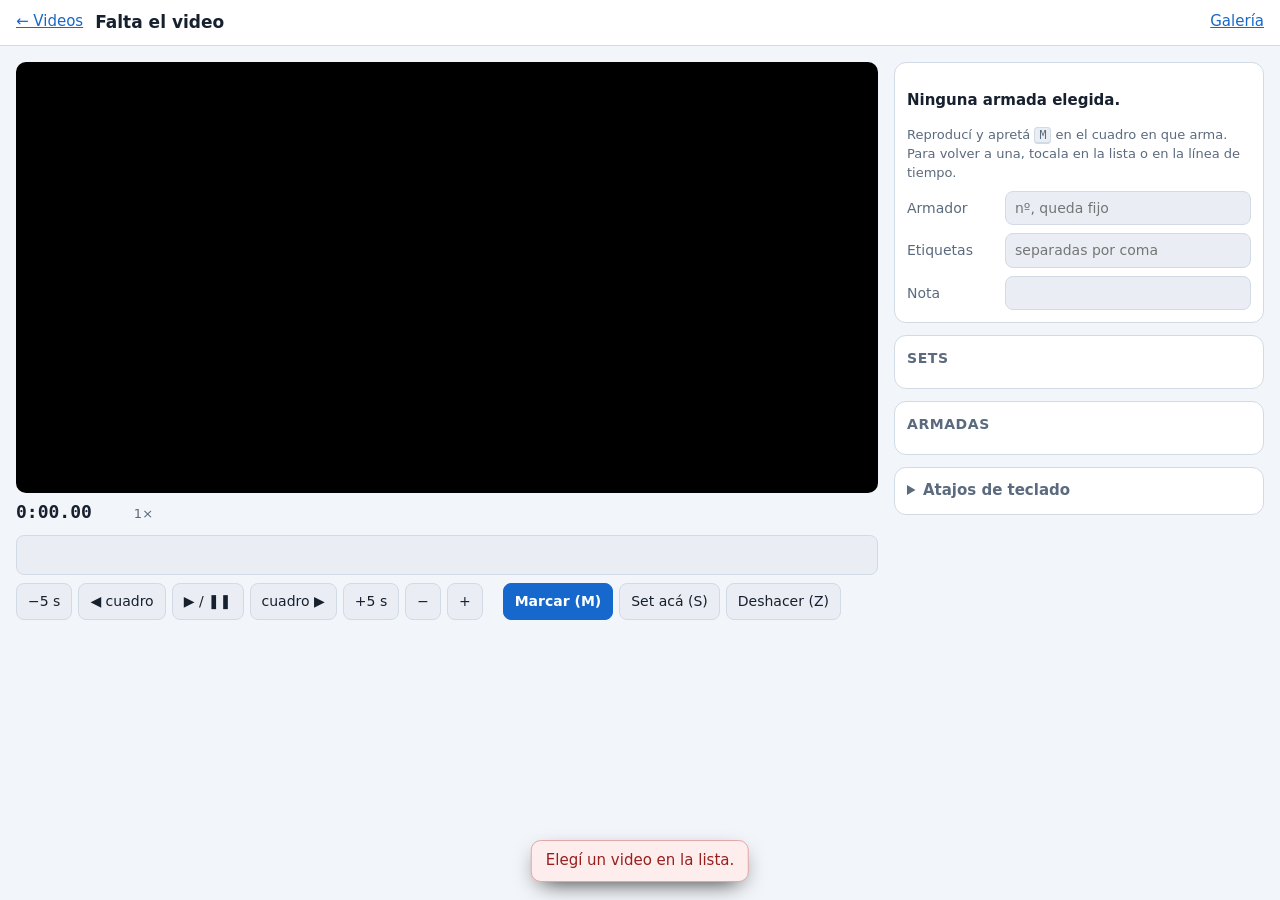
<file: video/web/revision.html>
<!doctype html>
<html lang="es">
<head>
<meta charset="utf-8">
<meta name="viewport" content="width=device-width, initial-scale=1">
<title>Revisión de armadas</title>
<link rel="icon" href="data:image/svg+xml,%3Csvg xmlns='http://www.w3.org/2000/svg' viewBox='0 0 16 16'%3E%3Ccircle cx='8' cy='8' r='7' fill='%234aa3ff'/%3E%3C/svg%3E">
<link rel="stylesheet" href="video.css">
</head>
<body>
<header class="barra">
  <a href="/">← Videos</a>
  <h1 id="titulo">Revisión</h1>
  <span id="guardado" class="guardado" role="status"></span>
  <nav><a id="aGaleria" href="galeria.html">Galería</a></nav>
</header>

<main class="revision">
  <section class="reproductor">
    <div class="marco">
      <video id="video" preload="auto" playsinline></video>
      <div id="sinProxy" class="sinProxy" hidden>
        Este video todavía no tiene la copia liviana para verlo.<br>
        Corré <code>python -m video nuevo</code> y recargá.
      </div>
    </div>
    <div class="estadoVideo">
      <span id="reloj" class="reloj">0:00.00</span>
      <span id="duracion" class="nota"></span>
      <span id="donde" class="nota"></span>
      <span id="velocidad" class="nota">1×</span>
    </div>
    <div id="linea" class="linea" title="Tocá para saltar. Tocá una raya para elegir esa armada."></div>
    <div class="controles">
      <button data-accion="atras" title="5 segundos atrás (Shift+←)">−5 s</button>
      <button data-accion="cuadroAtras" title="Un cuadro atrás (←)">◀ cuadro</button>
      <button data-accion="reproducir" title="Reproducir o pausar (Espacio)">▶ / ❚❚</button>
      <button data-accion="cuadroAdelante" title="Un cuadro adelante (→)">cuadro ▶</button>
      <button data-accion="adelante" title="5 segundos adelante (Shift+→)">+5 s</button>
      <button data-accion="masLento" title="Más lento (−)">−</button>
      <button data-accion="masRapido" title="Más rápido (+)">+</button>
      <span class="separador"></span>
      <button data-accion="marcar" class="primario" title="Armada en este cuadro (M)">Marcar (M)</button>
      <button data-accion="set" title="Empieza un set acá (S)">Set acá (S)</button>
      <button data-accion="deshacer" title="Deshacer lo último (Z)">Deshacer (Z)</button>
    </div>
  </section>

  <aside class="panel">
    <section id="activa" class="tarjeta">
      <div id="nadaElegido">
        <p><b>Ninguna armada elegida.</b></p>
        <p class="nota">Reproducí y apretá <kbd>M</kbd> en el cuadro en que arma. Para
          volver a una, tocala en la lista o en la línea de tiempo.</p>
      </div>
      <div id="detalle" hidden>
        <div class="cabecera">
          <span id="aEstado" class="pastilla"></span>
          <b id="aTiempo"></b>
          <span id="aDonde" class="nota"></span>
        </div>
        <p id="aAviso" class="nota" hidden></p>
        <div class="fila">
          <span class="rotulo">Zona</span>
          <div class="zonas" id="aZonas">
            <button data-zona="4">4</button><button data-zona="3">3</button><button data-zona="2">2</button>
            <button data-zona="5">5</button><button data-zona="6">6</button><button data-zona="1">1</button>
          </div>
        </div>
        <div class="fila">
          <span class="rotulo">Ataque</span>
          <span id="aAtaque"></span>
          <span class="botones"><button data-accion="ataque" title="El remate es en este cuadro (A)">Acá (A)</button></span>
        </div>
        <div class="fila">
          <span class="rotulo">Recorte</span>
          <span id="aRecorte"></span>
          <span class="botones">
            <button data-accion="inicio" title="El clip empieza en este cuadro ([ o I)">[ Inicio</button>
            <button data-accion="fin" title="El clip termina en este cuadro (] o F)">Fin ]</button>
          </span>
        </div>
        <div class="acciones">
          <button data-accion="aceptar" class="primario" id="bAceptar">Aceptar (Enter)</button>
          <button data-accion="descartar" class="peligro" id="bDescartar">Descartar (Supr)</button>
          <button data-accion="soltar" title="Esc">Soltar (Esc)</button>
        </div>
      </div>
      <label class="campo">Armador
        <input id="armador" inputmode="numeric" autocomplete="off" placeholder="nº, queda fijo">
      </label>
      <label class="campo">Etiquetas
        <input id="etiquetas" autocomplete="off" placeholder="separadas por coma">
      </label>
      <div id="etiquetasUsadas" class="chips bajoCampo"></div>
      <label class="campo">Nota <input id="nota" autocomplete="off"></label>
    </section>

    <section id="formSet" class="tarjeta formSet" hidden>
      <h2>Empieza un set en <span id="fsDesde"></span></h2>
      <div class="opciones" id="fsNumero"></div>
      <p class="nota" style="margin-top:8px">Mi equipo está…</p>
      <div class="opciones" id="fsLado">
        <button data-lado="cerca">cerca de la cámara (C)</button>
        <button data-lado="lejos">lejos de la cámara (L)</button>
      </div>
      <div class="acciones">
        <button data-accion="guardarSet" class="primario">Guardar (Enter)</button>
        <button data-accion="cancelarSet">Cancelar (Esc)</button>
      </div>
    </section>

    <section class="tarjeta">
      <h2>Sets</h2>
      <ul id="sets" class="listaSets"></ul>
    </section>

    <section class="tarjeta">
      <h2>Armadas <span id="cuenta"></span></h2>
      <ol id="lista" class="listaArmadas"></ol>
    </section>

    <details class="tarjeta atajos">
      <summary>Atajos de teclado</summary>
      <table>
        <tr><td><kbd>Espacio</kbd></td><td>reproducir / pausar</td></tr>
        <tr><td><kbd>M</kbd></td><td>armada en este cuadro (con una elegida y el video quieto, la mueve acá)</td></tr>
        <tr><td><kbd>1</kbd>–<kbd>6</kbd></td><td>zona a la que fue (otra vez la misma la borra)</td></tr>
        <tr><td><kbd>A</kbd></td><td>el remate es en este cuadro</td></tr>
        <tr><td><kbd>←</kbd> <kbd>→</kbd></td><td>un cuadro (con <kbd>Shift</kbd>, 5 segundos)</td></tr>
        <tr><td><kbd>↑</kbd> <kbd>↓</kbd></td><td>armada anterior / siguiente</td></tr>
        <tr><td><kbd>[</kbd> <kbd>]</kbd> o <kbd>I</kbd> <kbd>F</kbd></td><td>el clip empieza / termina acá</td></tr>
        <tr><td><kbd>Enter</kbd></td><td>aceptar y seguir</td></tr>
        <tr><td><kbd>Supr</kbd></td><td>descartar (una marca tuya se borra)</td></tr>
        <tr><td><kbd>Esc</kbd></td><td>soltar la elegida</td></tr>
        <tr><td><kbd>Z</kbd></td><td>deshacer</td></tr>
        <tr><td><kbd>S</kbd></td><td>empieza un set acá</td></tr>
        <tr><td><kbd>N</kbd> <kbd>E</kbd></td><td>escribir el armador / las etiquetas</td></tr>
        <tr><td><kbd>−</kbd> <kbd>+</kbd></td><td>más lento / más rápido</td></tr>
      </table>
    </details>
  </aside>
</main>
<script src="comun.js"></script>
<script src="revision.js"></script>
</body>
</html>
</file>
<file: interfaz.css>
/* Estilos de la interfaz web. La paleta y las variables son las mismas de
   siempre: las pestanas nuevas tienen que parecer la misma aplicacion.
   Regla de oro del celular: la pagina no se mueve para el costado nunca; lo
   que es ancho (tablas, matrices) se desplaza solo, dentro de su caja. */
:root{
  --fondo:#11151c; --panel:#181e28; --panel2:#1f2733; --borde:#2b3543;
  --texto:#e8edf4; --suave:#93a1b5; --acento:#4aa3ff; --ok:#3ecf8e;
  --error:#ff6b6b; --aviso:#ffc857;
  --mono:ui-monospace,"Cascadia Mono","Consolas",monospace;
}
*{box-sizing:border-box}
body{margin:0;background:var(--fondo);color:var(--texto);
     font:15px/1.45 system-ui,-apple-system,"Segoe UI",sans-serif}
.envoltorio{max-width:1100px;margin:0 auto;padding:14px}

/* ---------- pestanas ---------- */
.pestanas{position:sticky;top:0;z-index:5;display:flex;gap:6px;
          background:var(--fondo);padding:4px 0 10px;
          box-shadow:0 6px 10px -8px #000}
.pestana{flex:1;background:var(--panel);border:1px solid var(--borde);
         color:var(--suave);border-radius:10px;padding:10px 8px;font-size:14px;
         font-weight:600;cursor:pointer;display:flex;justify-content:center;
         align-items:center;gap:6px}
.pestana:hover{color:var(--texto)}
.pestana.activa{background:var(--panel2);border-color:var(--acento);color:#fff}
/* el contador avisa que hay un partido a medio cargar aunque estes mirando
   otra pestana: es lo unico que se puede perder */
.chip{background:var(--acento);color:#08121f;font-size:11px;font-weight:700;
      border-radius:999px;padding:1px 7px;min-width:20px;
      font-variant-numeric:tabular-nums}
.vista[hidden]{display:none}

/* ---------- candado de la pantalla de carga ----------
   Con el candado puesto la pantalla de la cancha no se dibuja: se esconde
   todo lo que cuelga de la vista menos el formulario de la contraseña. Las
   pestanas quedan afuera de la vista, asi que se sigue pudiendo navegar. */
#candado{display:none}
#vista-cargar.bloqueada > *:not(#candado){display:none}
#vista-cargar.bloqueada > #candado{display:block}
.candado{background:var(--panel);border:1px solid var(--borde);border-radius:14px;
         padding:22px 20px;max-width:440px;margin:10vh auto 0}
.candado h2{margin:0;font-size:19px}
.candado .nota{margin-bottom:12px}
.candado .fila{margin-top:0}
#clave{flex:1;min-width:0;background:var(--panel2);border:1px solid var(--borde);
       border-radius:10px;color:var(--texto);padding:13px 15px;font:16px/1.2 var(--mono)}
#clave:focus{outline:none;border-color:var(--acento);box-shadow:0 0 0 3px #4aa3ff33}
.candado .mensaje{margin-top:12px;min-height:0}

/* ---------- marcador ---------- */
.marcador{background:var(--panel);border:1px solid var(--borde);border-radius:14px;
          padding:14px 18px;display:grid;grid-template-columns:1fr auto 1fr;
          align-items:center;gap:10px}
.equipo{text-align:center;min-width:0}
.equipo .nombre{font-size:15px;color:var(--suave);white-space:nowrap;
                overflow:hidden;text-overflow:ellipsis}
.equipo .puntos{font-size:clamp(40px,11vw,68px);font-weight:700;line-height:1;
                font-variant-numeric:tabular-nums}
.equipo.saca .nombre{color:var(--acento);font-weight:600}
.equipo.saca .puntos{color:var(--acento)}
.centro{text-align:center;color:var(--suave);font-size:13px;white-space:nowrap}
.centro .set{font-size:20px;font-weight:700;color:var(--texto)}

/* ---------- turno ---------- */
.turno{margin-top:12px;background:linear-gradient(90deg,#1b2a3d,#181e28);
       border:1px solid var(--borde);border-left:4px solid var(--acento);
       border-radius:10px;padding:12px 16px;font-size:clamp(16px,3.4vw,21px);
       font-weight:600}
.turno .sacador{color:var(--acento)}

/* ---------- carga ---------- */
.carga{margin-top:12px;display:flex;gap:8px}
#linea{flex:1;min-width:0;background:var(--panel2);border:1px solid var(--borde);
       border-radius:10px;color:var(--texto);padding:14px 16px;
       font:18px/1.2 var(--mono)}
#linea:focus{outline:none;border-color:var(--acento);box-shadow:0 0 0 3px #4aa3ff33}
button{background:var(--panel2);border:1px solid var(--borde);color:var(--texto);
       border-radius:10px;padding:11px 15px;font-size:14px;cursor:pointer}
button:hover{border-color:var(--acento);color:#fff}
button.primario{background:var(--acento);border-color:var(--acento);color:#08121f;
                font-weight:700;padding-left:22px;padding-right:22px}
button.peligro:hover{border-color:var(--error);color:var(--error)}
button.tenue{color:var(--suave)}
button[disabled]{opacity:.4;cursor:default}
button[disabled]:hover{border-color:var(--borde);color:var(--suave)}

.mensaje{margin-top:10px;padding:11px 14px;border-radius:10px;font-size:14px;
         font-family:var(--mono);white-space:pre-wrap;word-break:break-word;
         border:1px solid var(--borde);background:var(--panel);min-height:20px}
.mensaje.ok{border-color:#2f6b52;background:#14251e;color:#bff0da}
.mensaje.error{border-color:#7a3030;background:#2a1618;color:#ffc9c9}

/* El aviso de que el servidor no esta guardando en ningun lado. Usa el
   amarillo de aviso y no el rojo de error: la aplicacion funciona, lo que no
   hay es garantia de que el partido siga estando manana. */
.avisoServidor{margin:0 0 10px;padding:10px 13px;border-radius:10px;
               font-size:13px;border:1px solid var(--aviso);
               background:#2a2415;color:var(--aviso)}

.atajos{margin-top:10px;display:flex;flex-wrap:wrap;gap:7px}
.atajos button{padding:8px 12px;font-size:13px}
.atajos .etiqueta,.eleccion .etiqueta{color:var(--suave);font-size:12px;
                  align-self:center;margin-right:2px;text-transform:uppercase;
                  letter-spacing:.06em}
.eleccion{margin-top:8px;display:flex;flex-wrap:wrap;gap:7px;
          background:var(--panel);border:1px solid var(--acento);
          border-radius:10px;padding:8px 10px}
.eleccion[hidden]{display:none}
.eleccion button{padding:8px 12px;font-size:13px}

/* ---------- paneles ---------- */
.columnas{margin-top:14px;display:grid;grid-template-columns:1fr 1fr;gap:14px}
@media(max-width:820px){.columnas{grid-template-columns:1fr}}
.panel{background:var(--panel);border:1px solid var(--borde);border-radius:12px;
       overflow:hidden;min-width:0}
.panel > summary{padding:11px 15px;cursor:pointer;font-weight:600;font-size:14px;
                 list-style:none;display:flex;justify-content:space-between;
                 align-items:center;gap:8px}
.panel > summary::-webkit-details-marker{display:none}
.panel > summary::after{content:"▾";color:var(--suave);font-size:12px}
.panel[open] > summary{border-bottom:1px solid var(--borde)}
.panel[open] > summary::after{content:"▴"}
.panel.suelto{margin-top:12px}
.cuerpo{padding:12px 15px;max-height:340px;overflow:auto}
.cuerpo.alto{max-height:min(52vh,460px)}
.cuerpo.libre{max-height:none}
.cuerpo pre{margin:0;font:12px/1.5 var(--mono);white-space:pre-wrap;color:#cfd9e6}

.jugada{padding:7px 0;border-bottom:1px solid var(--borde);font-size:12.5px}
.jugada:last-child{border-bottom:none}
.jugada .quien{font-weight:700;color:var(--ok)}
.jugada .det{color:var(--suave);font-family:var(--mono);font-size:11.5px;
             display:block;margin-top:3px;word-break:break-word}

table{width:100%;border-collapse:collapse;font-size:13px}
td,th{padding:5px 7px;border-bottom:1px solid var(--borde);text-align:left}
th{color:var(--suave);font-weight:600;font-size:11px;text-transform:uppercase;
   letter-spacing:.05em}
.zona{font-family:var(--mono)}
.armador{color:var(--aviso);font-weight:700}
.saque{background:#4aa3ff22;box-shadow:inset 3px 0 0 var(--acento)}
.num{text-align:right;font-variant-numeric:tabular-nums}
th.num{text-align:right}
tbody tr.total td{background:#ffffff12;font-weight:700}

/* Toda tabla ancha vive dentro de una de estas: el que se mueve para el
   costado es el envoltorio, nunca la pagina. */
.tabla{overflow-x:auto;-webkit-overflow-scrolling:touch;margin:0 0 4px}
.tabla table{min-width:max-content}
.tabla + .nota{margin-top:2px}

.ayuda code{background:var(--panel2);border:1px solid var(--borde);border-radius:5px;
            padding:1px 5px;font:12px var(--mono);color:#9ecbff}
.ayuda dl{margin:0;display:grid;grid-template-columns:auto 1fr;gap:6px 12px;
          align-items:baseline}
.ayuda dt{margin:0}
.ayuda dd{margin:0;color:var(--suave);font-size:12.5px}

textarea{width:100%;height:130px;background:var(--panel2);color:var(--texto);
         border:1px solid var(--borde);border-radius:8px;padding:10px;
         font:12px var(--mono);resize:vertical}
.fila{display:flex;gap:8px;flex-wrap:wrap;margin-top:8px}
.fila[hidden]{display:none}
.nota{color:var(--suave);font-size:12px;margin:8px 0 0}
.enlace{background:var(--panel2);border:1px solid var(--borde);color:var(--texto);
        border-radius:10px;padding:11px 15px;font-size:14px;text-decoration:none;
        display:inline-block}
.enlace:hover{border-color:var(--acento);color:#fff}

/* ---------- pestana Partidos ---------- */
.buscador{margin-top:2px}
#busca{width:100%;background:var(--panel2);border:1px solid var(--borde);
       border-radius:10px;color:var(--texto);padding:13px 15px;font-size:16px}
#busca:focus{outline:none;border-color:var(--acento);box-shadow:0 0 0 3px #4aa3ff33}
.filtros{margin-top:8px;display:flex;flex-wrap:wrap;gap:8px;align-items:end}
.filtros label{color:var(--suave);font-size:11px;text-transform:uppercase;
               letter-spacing:.05em;display:flex;flex-direction:column;gap:4px}
.filtros select,.filtros input[type=date]{background:var(--panel2);
       border:1px solid var(--borde);border-radius:8px;color:var(--texto);
       padding:8px 10px;font-size:14px;text-transform:none;letter-spacing:0}
.filtros .interruptor{flex-direction:row;align-items:center;gap:6px;
       background:var(--panel2);border:1px solid var(--borde);border-radius:8px;
       padding:9px 11px}
.filtros button{padding:9px 12px;font-size:13px}

.partido{width:100%;text-align:left;background:transparent;border:none;
         border-bottom:1px solid var(--borde);border-radius:0;padding:10px 4px;
         display:grid;grid-template-columns:auto 1fr auto;gap:4px 12px;
         align-items:center;color:var(--texto)}
.partido:hover{background:#ffffff08;border-color:var(--borde)}
.partido.elegido{background:#4aa3ff1a;box-shadow:inset 3px 0 0 var(--acento)}
.partido .fecha{font-family:var(--mono);font-size:12.5px;color:var(--suave);
                white-space:nowrap}
.partido .equipos{font-weight:600;min-width:0}
.partido .equipos .rival{color:var(--suave);font-weight:400}
.partido .tanteo{font-variant-numeric:tabular-nums;font-weight:700;
                 white-space:nowrap}
.partido .detalles{grid-column:2/4;color:var(--suave);font-size:12px;
                   display:flex;flex-wrap:wrap;gap:8px}
@media(max-width:520px){
  .partido{grid-template-columns:1fr auto}
  .partido .fecha{grid-column:1/3}
  .partido .detalles{grid-column:1/3}
}
.marca{border:1px solid var(--borde);border-radius:6px;padding:0 5px;
       font-size:11px;font-family:var(--mono)}
.marca.si{border-color:#2f6b52;color:#8fe0bb}
.marca.no{color:#5d6b7d}

.detalle{margin-top:14px}
.cabeza{background:var(--panel);border:1px solid var(--borde);border-radius:12px;
        padding:14px 16px}
.cabeza h2{margin:0;font-size:18px}
.cabeza .sub{color:var(--suave);font-size:13px;margin-top:4px}
.cabeza .parciales{margin-top:8px;display:flex;flex-wrap:wrap;gap:6px}
.parcial{background:var(--panel2);border:1px solid var(--borde);border-radius:8px;
         padding:3px 9px;font-variant-numeric:tabular-nums;font-size:13px}
.selector{display:flex;flex-wrap:wrap;gap:6px;margin:12px 0 0}
.selector button.activa{background:var(--acento);border-color:var(--acento);
                        color:#08121f;font-weight:700}
.selector button{padding:8px 12px;font-size:13px}

/* ---------- el .xlsx, que es el plato principal del partido ---------- */
.titulo-informe{margin:14px 0 8px;font-size:15px;font-weight:700}
.titulo-informe .aclara{color:var(--suave);font-weight:400;font-size:12.5px;
                        font-family:var(--mono);word-break:break-all}
/* las pestanas de hoja quedan a la vista aunque se baje por la planilla,
   igual que en Excel; 52px es lo que ocupa la barra de pestanas de arriba */
.selector.hojas{position:sticky;top:52px;z-index:4;background:var(--fondo);
                padding:6px 0;margin:0}
.panel.visor{margin-top:0}
/* alto: que se vea una planilla, no una ventanita. Un unico marco que se
   mueve para abajo y para el costado, con las dos barras siempre al alcance */
.visor .cuerpo{padding:0;max-height:min(74vh,720px);overflow:auto;
               -webkit-overflow-scrolling:touch}

.hoja table{font-size:12.5px;min-width:max-content}
.hoja td{white-space:nowrap;border-bottom:1px solid #ffffff10}
.hoja tr.titulo td{background:#1F3864;color:#fff;font-weight:700;
                   text-transform:uppercase;letter-spacing:.04em}
.hoja tr.subtitulo td{background:#2E5C9A;color:#fff;font-weight:700}
.hoja tr.encabezado td{background:#24303f;color:var(--suave);font-size:11px;
                       text-transform:uppercase;letter-spacing:.04em;
                       white-space:normal;min-width:70px}
.hoja tr.total td{background:#242c38;font-weight:700}
.hoja tr.nota td{color:var(--suave);font-size:11.5px;font-style:italic;
                 white-space:normal}
.hoja tr.vacia td{height:8px;border:none}
.hoja td:not(:first-child){text-align:right;font-variant-numeric:tabular-nums}
.hoja tr.titulo td,.hoja tr.subtitulo td,.hoja tr.nota td{text-align:left}

/* La primera columna es la que dice de que es cada fila (el jugador, la
   zona): se queda anclada al desplazar de costado, que es lo unico que hace
   navegable una hoja como Datos_Base. Va con fondo opaco para que las
   columnas no se le transparenten por debajo. */
.hoja td:first-child{position:sticky;left:0;z-index:1;background:var(--panel)}
.hoja tr.encabezado td:first-child{background:#24303f}
.hoja tr.total td:first-child{background:#242c38}
.hoja tr.combinada td{position:static}

/* ---------- pestana Jugadores (maqueta) ---------- */
.aviso{margin:2px 0 12px;background:#2a2416;border:1px solid #6b5a2a;
       color:var(--aviso);border-radius:10px;padding:10px 14px;font-size:13px}
.ficha{background:var(--panel);border:1px solid var(--borde);border-radius:12px;
       padding:14px 16px;display:flex;flex-wrap:wrap;gap:14px;align-items:center}
.ficha .dorsal{font-size:38px;font-weight:700;line-height:1;
               font-variant-numeric:tabular-nums}
.ficha .datos{color:var(--suave);font-size:13px}
.ficha .rol{color:var(--aviso);font-weight:700;font-size:13px}
.indicadores{margin-top:12px;display:grid;gap:10px;
             grid-template-columns:repeat(auto-fit,minmax(140px,1fr))}
.indicador{background:var(--panel);border:1px solid var(--borde);
           border-radius:12px;padding:12px 14px}
.indicador .valor{font-size:26px;font-weight:700;line-height:1.1;
                  font-variant-numeric:tabular-nums}
.indicador .titulo{color:var(--suave);font-size:11px;text-transform:uppercase;
                   letter-spacing:.05em;margin-top:4px}
.indicador .base{color:var(--suave);font-size:11.5px;margin-top:2px}
.grafico{background:var(--panel);border:1px solid var(--borde);border-radius:12px;
         padding:12px}
.grafico svg{width:100%;height:auto;display:block}
.leyenda{display:flex;flex-wrap:wrap;gap:12px;margin-top:8px;color:var(--suave);
         font-size:12px}
.leyenda i{display:inline-block;width:10px;height:10px;border-radius:2px;
           margin-right:5px;vertical-align:middle}
.pie{margin-top:14px;background:var(--panel);border:1px solid var(--borde);
     border-radius:12px;padding:12px 16px;color:var(--suave);font-size:12.5px}
.pie h3{margin:0 0 6px;font-size:12px;text-transform:uppercase;
        letter-spacing:.05em;color:var(--texto)}
.pie ul{margin:0 0 10px;padding-left:18px}
.pie li{margin:2px 0}
.pie .falta{color:var(--aviso)}
.sub-titulo{margin:16px 0 6px;font-size:14px;font-weight:600}
.sub-titulo .aclara{color:var(--suave);font-weight:400;font-size:12px}
</file>
<file: video/web/video.css>
/* Pantallas del analisis de video: inicio, revision y galeria.

   Los colores son los de public/interfaz.css (la app de carga), copiados: este
   servidor no sirve public/ y las dos herramientas tienen que parecer la
   misma. Si cambia la paleta alla, se cambia aca. A diferencia de la app no
   hay boton de tema: se sigue al navegador. */
:root{
  --fondo:#11151c; --panel:#181e28; --panel2:#1f2733; --borde:#2b3543;
  --texto:#e8edf4; --suave:#93a1b5; --acento:#4aa3ff; --ok:#3ecf8e;
  --error:#ff6b6b; --aviso:#ffc857;
  --fuerte:#fff; --sobre-acento:#08121f; --sobre-aviso:#1a1200;
  --anillo:#4aa3ff33; --acento-suave:#4aa3ff22; --realce:#ffffff12; --realce-suave:#ffffff08;
  --ok-borde:#2f6b52; --ok-fondo:#14251e; --ok-texto:#bff0da;
  --error-borde:#7a3030; --error-fondo:#2a1618; --error-texto:#ffc9c9;
  --aviso-fondo:#2a2415; --aviso-borde:#6b5a2a;
  --cancha:#141a23; --cancha-numero:#48566a;
  --mono:ui-monospace,"Cascadia Mono","Consolas",monospace;
  color-scheme:dark;
}
@media (prefers-color-scheme: light){
  :root{
    --fondo:#f2f5f9; --panel:#ffffff; --panel2:#eaeef4; --borde:#d2dae5;
    --texto:#16202e; --suave:#5b6a7e; --acento:#1668cc; --ok:#10805a;
    --error:#c62f2f; --aviso:#8a6300;
    --fuerte:#0b1220; --sobre-acento:#ffffff; --sobre-aviso:#fffaf0;
    --anillo:#1668cc33; --acento-suave:#1668cc1f; --realce:#00000010; --realce-suave:#00000008;
    --ok-borde:#8ac7ae; --ok-fondo:#e8f6f0; --ok-texto:#0b6446;
    --error-borde:#e4a7a7; --error-fondo:#fdedec; --error-texto:#97201f;
    --aviso-fondo:#fdf3dc; --aviso-borde:#dcc07d;
    --cancha:#e7ebf2; --cancha-numero:#6e7b8c;
    color-scheme:light;
  }
}

*{box-sizing:border-box}
html,body{margin:0;background:var(--fondo);color:var(--texto)}
body{font:15px/1.45 system-ui,-apple-system,"Segoe UI",sans-serif}
a{color:var(--acento)}
h1{font-size:17px;margin:0}
h2{font-size:14px;margin:0 0 8px;color:var(--suave);font-weight:600;
   text-transform:uppercase;letter-spacing:.04em}
code,kbd{font-family:var(--mono);font-size:.9em}
kbd{background:var(--panel2);border:1px solid var(--borde);border-bottom-width:2px;
    border-radius:4px;padding:0 4px;white-space:nowrap}
[hidden]{display:none !important}
.nota{color:var(--suave);font-size:13px;margin:4px 0}

button{font:inherit;font-size:14px;color:var(--texto);background:var(--panel2);
       border:1px solid var(--borde);border-radius:8px;padding:7px 11px;cursor:pointer;
       touch-action:manipulation}
button:hover:not(:disabled){border-color:var(--suave)}
button:disabled{opacity:.45;cursor:default}
button.primario{background:var(--acento);border-color:var(--acento);color:var(--sobre-acento);
                font-weight:600}
button.peligro{border-color:var(--error-borde);color:var(--error)}
button:focus-visible,input:focus-visible,select:focus-visible{outline:2px solid var(--acento);
                                                             outline-offset:1px}
input,select{font:inherit;color:var(--texto);background:var(--panel2);
             border:1px solid var(--borde);border-radius:8px;padding:6px 9px;min-width:0}
input:disabled{opacity:.5}

/* ---------- barra de arriba ---------- */
.barra{position:sticky;top:0;z-index:5;display:flex;align-items:center;gap:12px;
       flex-wrap:wrap;padding:10px 16px;background:var(--panel);
       border-bottom:1px solid var(--borde)}
.barra h1{flex:1 1 auto;min-width:0;overflow-wrap:anywhere}
.barra nav{display:flex;gap:12px}
.guardado{font-size:13px;color:var(--suave)}
.guardado.ok{color:var(--ok)}
.guardado.error{color:var(--error)}

main{padding:16px;max-width:1500px;margin:0 auto}

/* ---------- tarjetas, pastillas, chips ---------- */
.tarjeta{background:var(--panel);border:1px solid var(--borde);border-radius:12px;
         padding:12px;min-width:0}
.pastilla{display:inline-block;border-radius:999px;padding:1px 9px;font-size:12px;
          font-weight:600;border:1px solid var(--borde);color:var(--suave)}
.pastilla.aceptada{background:var(--ok-fondo);border-color:var(--ok-borde);color:var(--ok-texto)}
.pastilla.pendiente{background:var(--aviso-fondo);border-color:var(--aviso-borde);color:var(--aviso)}
.pastilla.descartada{text-decoration:line-through}
.chips{display:flex;flex-wrap:wrap;gap:6px}
.chips button{padding:3px 10px;border-radius:999px;font-size:13px}
.chips button.activa{background:var(--acento-suave);border-color:var(--acento);color:var(--fuerte)}
.campo{display:grid;grid-template-columns:90px minmax(0,1fr);align-items:center;gap:8px;
       margin-top:8px;font-size:14px;color:var(--suave)}
/* las etiquetas ya usadas, debajo de su campo y alineadas con el */
.chips.bajoCampo{margin:6px 0 0 98px}
.chips.bajoCampo:empty{display:none}

/* la cancha de zonas: red arriba, 4 3 2 adelante y 5 6 1 atras, como en la carga */
.zonas{display:grid;grid-template-columns:repeat(3,44px);gap:4px;
       border-top:3px solid var(--suave);padding-top:4px}
.zonas button{height:38px;padding:0;font-weight:700;background:var(--cancha);
              font-variant-numeric:tabular-nums}
.zonas button.elegida{background:var(--acento);border-color:var(--acento);
                      color:var(--sobre-acento)}

.mensaje{position:fixed;left:50%;bottom:18px;transform:translateX(-50%);z-index:20;
         max-width:min(560px,calc(100vw - 32px));background:var(--panel2);
         border:1px solid var(--borde);border-radius:10px;padding:9px 14px;
         box-shadow:0 8px 24px -10px #000}
.mensaje.error{background:var(--error-fondo);border-color:var(--error-borde);
               color:var(--error-texto)}

/* ---------- inicio ---------- */
.tabla{width:100%;border-collapse:collapse;background:var(--panel);
       border:1px solid var(--borde);border-radius:12px;overflow:hidden}
.tabla th,.tabla td{text-align:left;padding:9px 12px;border-bottom:1px solid var(--borde)}
.tabla th{color:var(--suave);font-weight:600;font-size:13px}
.tabla td.enlaces{white-space:nowrap;text-align:right}
.tabla td.enlaces a{margin-left:12px}
.ayuda{margin-top:18px}
.ayuda li{margin:4px 0}
.caja-tabla{overflow-x:auto}

/* ---------- reproductor ---------- */
.marco{position:relative;background:#000;border-radius:10px;overflow:hidden;
       display:flex;justify-content:center}
.marco video{display:block;width:100%;max-height:68vh;background:#000;cursor:pointer}
.sinProxy{position:absolute;inset:0;display:flex;align-items:center;justify-content:center;
          padding:20px;text-align:center;color:#fff}
.estadoVideo{display:flex;flex-wrap:wrap;gap:6px 14px;align-items:baseline;margin:8px 0}
.reloj{font:600 18px var(--mono);font-variant-numeric:tabular-nums}
.controles{display:flex;flex-wrap:wrap;gap:6px;margin-top:8px}
.controles .separador{flex:0 0 8px}

/* La linea de tiempo del partido: arriba los sets, abajo una raya por armada. */
.linea{position:relative;height:40px;background:var(--panel2);border:1px solid var(--borde);
       border-radius:8px;overflow:hidden;cursor:pointer;touch-action:manipulation}
.linea .tramo{position:absolute;top:0;height:13px;font-size:10px;line-height:13px;
              padding-left:3px;color:var(--suave);overflow:hidden;white-space:nowrap;
              border-left:2px solid var(--suave)}
.linea .tramo.cerca{background:var(--acento-suave)}
.linea .tramo.lejos{background:var(--aviso-fondo)}
.linea .marca{position:absolute;top:15px;bottom:3px;width:2px;margin-left:-1px;
              background:var(--ok);pointer-events:none}
.linea .marca.pendiente{background:var(--aviso)}
.linea .marca.descartada{background:var(--suave);opacity:.5}
.linea .marca.activa{width:4px;margin-left:-2px;background:var(--acento)}
.linea .recorte{position:absolute;top:13px;bottom:0;background:var(--anillo);
                pointer-events:none}
.linea .cursor{position:absolute;top:0;bottom:0;width:2px;margin-left:-1px;
               background:var(--texto);pointer-events:none}

/* ---------- revision ---------- */
.revision{display:grid;grid-template-columns:minmax(0,1fr) 370px;gap:16px;align-items:start}
.panel{display:flex;flex-direction:column;gap:12px;min-width:0}
.cabecera{display:flex;flex-wrap:wrap;gap:4px 10px;align-items:baseline}
.cabecera b{font:600 16px var(--mono)}
.fila{display:grid;grid-template-columns:70px minmax(0,1fr) auto;gap:6px 8px;
      align-items:center;margin-top:10px}
.fila .rotulo{color:var(--suave);font-size:13px}
.fila .botones{display:flex;gap:4px;flex-wrap:wrap;justify-content:flex-end}
.fila .botones button{padding:4px 8px;font-size:13px}
.acciones{display:flex;flex-wrap:wrap;gap:6px;margin-top:12px}
.corregido{color:var(--acento)}

/* relative: asi offsetTop de cada fila es dentro de la lista, que es lo que
   usa revision.js para mostrar la elegida sin mover la pagina */
.listaArmadas{position:relative;list-style:none;margin:0;padding:0;max-height:46vh;overflow:auto}
.listaArmadas li{display:grid;grid-template-columns:76px 30px 30px 52px 38px minmax(0,1fr);
                 gap:6px;align-items:center;padding:5px 6px;border-radius:6px;cursor:pointer;
                 font-size:13px;font-variant-numeric:tabular-nums}
.listaArmadas li:hover{background:var(--realce-suave)}
.listaArmadas li.activa{background:var(--acento-suave);outline:1px solid var(--acento)}
.listaArmadas li.pendiente .t{color:var(--aviso)}
.listaArmadas li.descartada{opacity:.5;text-decoration:line-through}
.listaArmadas .t{font-family:var(--mono)}
.listaArmadas .etq{color:var(--suave);overflow:hidden;text-overflow:ellipsis;white-space:nowrap}

.listaSets{list-style:none;margin:0;padding:0}
.listaSets li{display:flex;gap:8px;align-items:center;flex-wrap:wrap;padding:3px 0;font-size:14px}
.listaSets li span{flex:1 1 auto}
.listaSets button{padding:2px 8px;font-size:12px}
.formSet .opciones{display:flex;flex-wrap:wrap;gap:6px;margin:6px 0}
.formSet .opciones button.elegida{background:var(--acento);border-color:var(--acento);
                                  color:var(--sobre-acento)}

.atajos table{border-collapse:collapse;font-size:13px;margin-top:8px}
.atajos td{padding:2px 8px 2px 0;vertical-align:top}
.atajos summary{cursor:pointer;color:var(--suave);font-weight:600}

/* ---------- galeria ---------- */
.galeria{display:grid;grid-template-columns:minmax(0,1fr) 340px;gap:16px;align-items:start}
.filtros{display:flex;flex-direction:column;gap:12px}
.filtros .grupo h2{margin-bottom:6px}
.leyenda{margin:8px 0;font-size:14px;min-height:21px;overflow-wrap:anywhere}
.resultados{list-style:none;margin:12px 0 0;padding:0}
.resultados li{display:grid;grid-template-columns:76px minmax(0,1fr) auto;gap:4px 10px;
               align-items:center;padding:7px 8px;border-radius:8px;cursor:pointer;
               border:1px solid transparent}
.resultados li:hover{background:var(--realce-suave)}
.resultados li.actual{background:var(--acento-suave);border-color:var(--acento)}
.resultados .t{font-family:var(--mono);font-size:13px}
.resultados .datos{font-size:14px;overflow-wrap:anywhere}
.resultados .datos .nota{display:block;margin:0}
.resultados a{font-size:13px}

/* ---------- angosto: todo en una columna ---------- */
@media (max-width:980px){
  .revision,.galeria{grid-template-columns:minmax(0,1fr)}
  .listaArmadas{max-height:none}
}
@media (max-width:520px){
  main{padding:12px}
  .barra{padding:8px 12px}
  .campo{grid-template-columns:minmax(0,1fr)}
  .chips.bajoCampo{margin-left:0}
  .fila{grid-template-columns:60px minmax(0,1fr)}
  .fila .botones{grid-column:1 / -1;justify-content:flex-start}
  .listaArmadas li{grid-template-columns:70px 28px 28px 48px minmax(0,1fr)}
  .listaArmadas li .arm{display:none}
}
</file>
